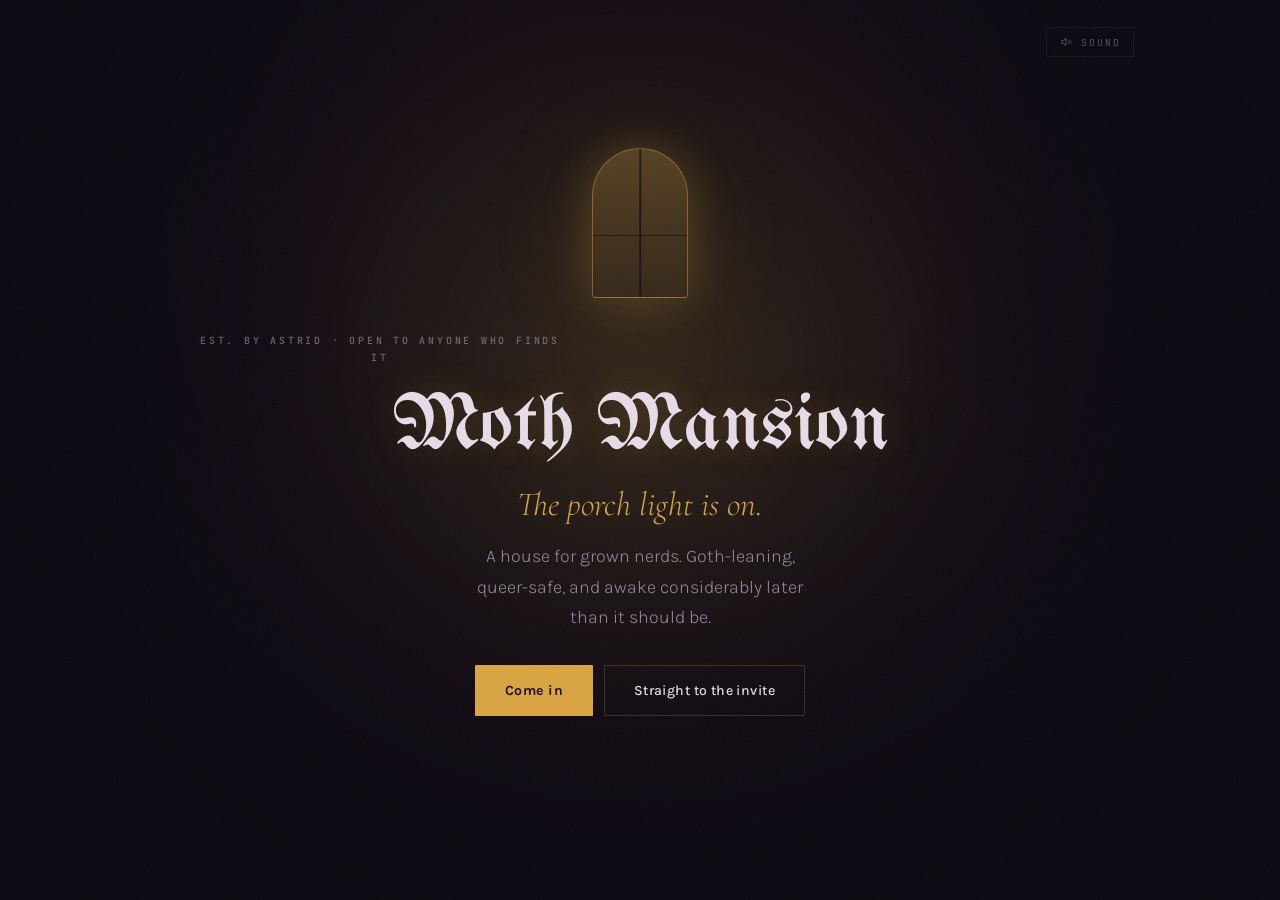
<file: index.html>
<!DOCTYPE html>
<html lang="en">
<head>
<meta charset="utf-8">
<meta name="viewport" content="width=device-width, initial-scale=1, viewport-fit=cover">
<title>Moth Mansion — the porch light is on</title>
<meta name="description" content="An adult gaming and nerd community. Goth-leaning, queer-safe, awake later than it should be.">
<meta property="og:title" content="Moth Mansion">
<meta property="og:description" content="A house for grown nerds. The porch light is on.">
<meta name="theme-color" content="#0B0810">
<link rel="preconnect" href="https://fonts.googleapis.com">
<link rel="preconnect" href="https://fonts.gstatic.com" crossorigin>
<link href="https://fonts.googleapis.com/css2?family=Cormorant+Garamond:ital,wght@0,300;0,400;1,300;1,400&family=UnifrakturMaguntia&family=Karla:wght@300;400;500;700&family=JetBrains+Mono:wght@400;500&display=swap" rel="stylesheet">
<style>
:root{
  --ink:#0B0810; --crypt:#16101F; --velvet:#1E1529; --velvet-hi:#261B33;
  --candle:#D9A441; --bone:#E6DCE8; --ash:#9287A0;
  --wine:#A63A4C; --wine-lit:#D97C8A;
  --hair:rgba(230,220,232,.10); --hair-lit:rgba(217,164,65,.22);
  --display:"Cormorant Garamond",Georgia,serif;
  --gothic:"UnifrakturMaguntia",serif;
  --body:"Karla",system-ui,sans-serif;
  --mono:"JetBrains Mono",ui-monospace,monospace;
  --gut:clamp(1.25rem,5vw,3.5rem);
}
*{box-sizing:border-box}
html,body{height:100%}
body{
  margin:0;background:var(--ink);color:var(--ash);
  font-family:var(--body);font-weight:300;font-size:16px;line-height:1.7;
  -webkit-font-smoothing:antialiased;overflow:hidden;
}
body::after{ /* candle grain */
  content:"";position:fixed;inset:0;pointer-events:none;z-index:90;opacity:.05;
  background-image:url("data:image/svg+xml,%3Csvg xmlns='http://www.w3.org/2000/svg' width='140' height='140'%3E%3Cfilter id='n'%3E%3CfeTurbulence type='fractalNoise' baseFrequency='.85' numOctaves='3'/%3E%3C/filter%3E%3Crect width='140' height='140' filter='url(%23n)'/%3E%3C/svg%3E");
}
a{color:var(--candle);text-decoration:none}
:focus-visible{outline:2px solid var(--candle);outline-offset:4px;border-radius:2px}

/* ── the house ──────────────────────────────────────────────────── */
#house{position:fixed;inset:0;overflow:hidden}

/* ambient lamp, brightens/dims as you move */
#lamp{
  position:absolute;top:-18vh;left:50%;translate:-50% 0;
  width:min(130vw,1050px);aspect-ratio:1;border-radius:50%;pointer-events:none;
  background:radial-gradient(circle,
    rgba(217,164,65,.19) 0%, rgba(217,164,65,.085) 30%,
    rgba(166,58,76,.05) 50%, transparent 70%);
  filter:blur(16px);animation:breathe 13s ease-in-out infinite;
  transition:opacity .5s ease;
}
@keyframes breathe{0%,100%{opacity:.78;transform:scale(1)}50%{opacity:1;transform:scale(1.05)}}
#vignette{
  position:absolute;inset:0;pointer-events:none;
  background:radial-gradient(ellipse at 50% 26%,transparent 30%,rgba(11,8,16,.78) 80%);
}

/* the dark doorway you pass through */
#veil{
  position:fixed;inset:0;background:var(--ink);z-index:60;
  opacity:0;pointer-events:none;transition:opacity .28s ease;
}
#veil.closed{opacity:1}

/* ── panels ─────────────────────────────────────────────────────── */
.room{
  position:absolute;inset:0;display:grid;place-items:center;
  padding:clamp(4.5rem,9vh,6rem) var(--gut) clamp(6rem,13vh,8rem);
  opacity:0;pointer-events:none;overflow-y:auto;overscroll-behavior:contain;
  transition:opacity .42s ease;
}
.room.here{opacity:1;pointer-events:auto}
.inner{width:100%;max-width:880px;margin:auto}
.room.wide .inner{max-width:1000px}

.eyebrow{
  font-family:var(--mono);font-size:.62rem;letter-spacing:.28em;
  text-transform:uppercase;color:var(--ash);opacity:.7;font-weight:500;
  margin:0 0 1rem;
}
h1,h2{font-family:var(--display);font-weight:300;color:var(--bone);margin:0 0 1.1rem;line-height:1.08}
h2{font-size:clamp(1.75rem,4.6vw,3rem)}
h2 em,h1 em{font-style:italic;color:var(--candle)}
h3{font-family:var(--body);font-weight:700;font-size:.98rem;color:var(--bone);margin:0 0 .45rem}
p{margin:0 0 1rem;max-width:60ch}
.muted{opacity:.85}

/* porch */
#porch{text-align:center}
.window{
  position:relative;width:96px;height:150px;margin:0 auto 2.2rem;
  border-radius:48px 48px 4px 4px;border:1.5px solid rgba(217,164,65,.45);
  background:linear-gradient(180deg,rgba(217,164,65,.30),rgba(217,164,65,.06));
  box-shadow:0 0 46px rgba(217,164,65,.26),0 0 120px rgba(217,164,65,.11);
}
.window::before,.window::after{content:"";position:absolute;background:rgba(11,8,16,.66)}
.window::before{top:0;bottom:0;left:50%;width:1.5px;translate:-50% 0}
.window::after{left:0;right:0;top:58%;height:1.5px}
.wordmark{
  font-family:var(--gothic);font-size:clamp(2.4rem,8.5vw,5rem);color:var(--bone);
  line-height:1;margin:0 0 1.2rem;text-shadow:0 0 34px rgba(217,164,65,.22);
}
#porch h1{
  font-style:italic;font-size:clamp(1.35rem,3.6vw,2.1rem);
  color:var(--candle);margin-bottom:1.2rem;
}
.lede{font-size:clamp(.98rem,1.8vw,1.12rem);max-width:36ch;margin:0 auto 2rem}
#porch .eyebrow{margin-bottom:1.3rem}

.btn{
  font-family:var(--body);font-weight:500;font-size:.88rem;letter-spacing:.03em;
  padding:.78rem 1.8rem;border-radius:1px;border:1px solid transparent;cursor:pointer;
  transition:transform .18s ease,background .18s ease,border-color .18s ease,color .18s ease;
  display:inline-block;background:none;
}
.btn-primary{background:var(--candle);color:#1A1206;font-weight:700}
.btn-primary:hover{transform:translateY(-2px);background:#E8B95A}
.btn-ghost{border-color:var(--hair-lit);color:var(--bone)}
.btn-ghost:hover{border-color:var(--candle);color:var(--candle)}
.cta-row{display:flex;gap:.7rem;justify-content:center;flex-wrap:wrap}

/* anecdote */
.anecdote{
  border-left:2px solid var(--wine);padding:.3rem 0 .3rem 1.5rem;margin:1.8rem 0;
  font-family:var(--display);font-size:clamp(1.1rem,2.3vw,1.4rem);font-style:italic;
  line-height:1.5;color:var(--bone);max-width:48ch;
}
.anecdote span{
  display:block;font-family:var(--body);font-style:normal;font-size:.86rem;
  color:var(--ash);margin-top:.85rem;line-height:1.65;
}
.stats{display:flex;gap:2.2rem;flex-wrap:wrap;margin-top:1.8rem}
.stat b{display:block;font-family:var(--display);font-size:2.1rem;font-weight:300;color:var(--candle);line-height:1}
.stat span{font-family:var(--mono);font-size:.58rem;letter-spacing:.2em;text-transform:uppercase;opacity:.7}

/* card grid for rooms that need it */
.cols{display:grid;grid-template-columns:repeat(auto-fit,minmax(230px,1fr));
  gap:1px;background:var(--hair);border:1px solid var(--hair);margin-top:1.8rem}
.cell{background:var(--crypt);padding:1.5rem 1.4rem}
.cell p{font-size:.9rem;margin:0;max-width:none;line-height:1.65}
.cell .eyebrow{color:var(--candle);opacity:.7;margin-bottom:.8rem}
.chan{font-family:var(--mono);font-size:.68rem;opacity:.6;display:block;
  margin-top:.9rem;line-height:1.9;word-break:break-word}

/* ranks */
.tier-note{font-size:.92rem;margin:1.4rem 0 0;max-width:60ch}
.tier-note strong{color:var(--bone);font-weight:500}
.tier-note em{font-style:italic;color:var(--ash)}

.perkset{
  display:grid;grid-template-columns:repeat(2,1fr);
  gap:1px;background:var(--hair);border:1px solid var(--hair);margin-top:1.5rem;
}
@media(max-width:720px){.perkset{grid-template-columns:1fr}}
.perkgroup{background:var(--crypt);padding:1.35rem 1.3rem}
.perkgroup h3{
  font-family:var(--mono);font-size:.58rem;letter-spacing:.2em;text-transform:uppercase;
  color:var(--candle);opacity:.7;font-weight:500;margin-bottom:.95rem;
}
.perkgroup dl{margin:0}
.perkgroup dt{
  font-family:var(--mono);font-size:.74rem;color:var(--bone);margin-top:.75rem;
}
.perkgroup dt:first-child{margin-top:0}
.perkgroup dd{margin:.1rem 0 0;font-size:.84rem;line-height:1.6;opacity:.85}

.connect{
  border:1px solid var(--hair-lit);background:rgba(217,164,65,.04);
  padding:1.2rem 1.35rem;margin-top:1.8rem;border-radius:2px;
}
.connect h3{
  font-family:var(--mono);font-size:.58rem;letter-spacing:.2em;text-transform:uppercase;
  color:var(--candle);opacity:.75;margin-bottom:.9rem;
}
.ip{
  display:flex;width:100%;align-items:stretch;gap:0;margin-bottom:.7rem;
  background:rgba(11,8,16,.5);border:1px solid var(--hair);border-radius:2px;
  padding:0;cursor:pointer;text-align:left;overflow:hidden;
  transition:border-color .2s ease;font-family:var(--body);
}
.ip:hover{border-color:var(--hair-lit)}
.ip-body{flex:1;padding:.7rem .95rem;min-width:0}
.ip-lbl{
  display:block;font-family:var(--mono);font-size:.55rem;letter-spacing:.2em;
  text-transform:uppercase;color:var(--candle);opacity:.65;margin-bottom:.2rem;
}
.ip-val{
  display:block;font-family:var(--mono);font-size:1rem;color:var(--bone);
  word-break:break-all;
}
.ip-btn{
  display:grid;place-items:center;padding:0 1.2rem;flex:none;
  background:var(--candle);color:#1A1206;
  font-family:var(--mono);font-size:.6rem;letter-spacing:.18em;text-transform:uppercase;
  font-weight:500;transition:background .2s ease;
}
.ip:hover .ip-btn{background:#E8B95A}
.ip.copied .ip-btn{background:#7FA86A;color:#0F1A0C}
.invite{
  display:flex;align-items:stretch;gap:0;margin-top:.9rem;max-width:26rem;
  background:rgba(11,8,16,.5);border:1px solid var(--hair);border-radius:2px;
  overflow:hidden;text-decoration:none;transition:border-color .2s ease,transform .2s ease;
}
.invite:hover{border-color:var(--hair-lit);transform:translateY(-1px)}
.invite-mark{
  display:grid;place-items:center;padding:0 .85rem;flex:none;
  color:var(--candle);opacity:.8;border-right:1px solid var(--hair);
  transition:opacity .2s ease;
}
.invite:hover .invite-mark{opacity:1}
.invite-body{flex:1;padding:.62rem .9rem;min-width:0}
.invite-lbl{
  display:block;font-family:var(--mono);font-size:.53rem;letter-spacing:.2em;
  text-transform:uppercase;color:var(--candle);opacity:.65;margin-bottom:.15rem;
}
.invite-val{
  display:block;font-family:var(--mono);font-size:.85rem;color:var(--bone);
  word-break:break-all;
}
.invite-go{
  display:grid;place-items:center;padding:0 1.05rem;flex:none;
  background:var(--candle);color:#1A1206;font-family:var(--mono);font-size:.58rem;
  letter-spacing:.16em;text-transform:uppercase;font-weight:500;
  transition:background .2s ease;white-space:nowrap;
}
.invite:hover .invite-go{background:#E8B95A}
@media(max-width:520px){
  .invite-val{font-size:.74rem}
  .invite-go{padding:0 .8rem}
}

.ip-note{font-size:.82rem;opacity:.7;margin:.9rem 0 0}

/* boosts */
.boost-grid{display:grid;grid-template-columns:repeat(auto-fit,minmax(215px,1fr));
  gap:1px;background:var(--hair);border:1px solid var(--hair);margin-top:1.8rem}
.perk{background:var(--crypt);padding:1.4rem 1.35rem}
.perk .eyebrow{color:var(--candle);opacity:.65;margin-bottom:.7rem}
.perk p{font-size:.89rem;margin:0;max-width:none;line-height:1.65}
.meter{height:3px;background:var(--hair);margin-top:2rem;border-radius:2px;overflow:hidden}
.meter-fill{height:100%;width:41%;background:linear-gradient(90deg,var(--wine),var(--candle));
  box-shadow:0 0 12px rgba(217,164,65,.5)}

/* rules */
.rules ul{padding-left:1.1rem;margin:1.4rem 0 0;list-style:none;max-width:58ch}
.rules li{margin-bottom:.9rem;position:relative}
.rules li::before{content:"†";position:absolute;left:-1.1rem;color:var(--wine-lit);opacity:.75}
.rules strong{color:var(--bone);font-weight:500}

/* door */
.step{display:grid;grid-template-columns:auto 1fr;gap:1.4rem;padding:1.35rem 0;
  border-top:1px solid var(--hair);align-items:start}
.step:last-of-type{border-bottom:1px solid var(--hair)}
.step-key{font-family:var(--mono);font-size:.64rem;letter-spacing:.18em;
  color:var(--candle);opacity:.65;padding-top:.35rem;white-space:nowrap}
.step p{margin:0;font-size:.92rem;max-width:56ch}
.step p+p{margin-top:.45rem}
.note{border-left:2px solid var(--wine);padding:.1rem 0 .1rem 1.3rem;
  margin-top:1.6rem;font-size:.9rem;max-width:54ch}

/* ── chrome ─────────────────────────────────────────────────────── */
#brand{
  position:fixed;top:clamp(1rem,3vh,1.7rem);left:var(--gut);z-index:70;
  font-family:var(--gothic);font-size:1.35rem;color:var(--bone);opacity:0;
  transition:opacity .5s ease;pointer-events:none;
}
#brand.on{opacity:.6;pointer-events:auto}
#brand:hover{opacity:1}

/* ── doors: navigation lives inside each room ───────────────────── */
.doors{
  display:grid;grid-template-columns:repeat(auto-fit,minmax(240px,1fr));
  gap:.9rem;margin-top:2.4rem;
}
.door{
  display:block;text-align:left;background:none;cursor:pointer;
  border:1px solid var(--hair);border-radius:2px;
  padding:1.05rem 1.25rem;font-family:var(--body);
  transition:border-color .25s ease,background .25s ease,transform .25s ease;
  position:relative;overflow:hidden;
}
.door::after{ /* light spilling under the door on hover */
  content:"";position:absolute;left:0;right:0;bottom:0;height:2px;
  background:linear-gradient(90deg,transparent,var(--candle),transparent);
  opacity:0;transition:opacity .3s ease;
}
.door:hover,.door:focus-visible{
  border-color:var(--hair-lit);background:rgba(217,164,65,.045);transform:translateY(-2px);
}
.door:hover::after,.door:focus-visible::after{opacity:.75}
.door .way{
  display:block;font-family:var(--mono);font-size:.58rem;letter-spacing:.22em;
  text-transform:uppercase;color:var(--ash);opacity:.65;margin-bottom:.4rem;
}
.door .where{
  display:block;font-family:var(--display);font-size:1.3rem;font-style:italic;
  color:var(--bone);line-height:1.2;
}
.door.lead .where{color:var(--candle)}
.door.lead{border-color:var(--hair-lit)}

/* floor plan overlay */
#sound-btn{
  position:fixed;top:clamp(1rem,3vh,1.7rem);right:calc(var(--gut) + 5.6rem);z-index:72;
  display:flex;align-items:center;gap:.45rem;
  font-family:var(--mono);font-size:.6rem;letter-spacing:.2em;text-transform:uppercase;
  color:var(--ash);background:none;border:1px solid var(--hair);border-radius:1px;
  padding:.44rem .8rem;cursor:pointer;opacity:.55;
  transition:opacity .35s ease,color .2s ease,border-color .2s ease;
}
#sound-btn:hover{opacity:1;color:var(--candle);border-color:var(--hair-lit)}
#sound-btn .waves{opacity:0;transition:opacity .3s ease}
#sound-btn .cross{opacity:1;transition:opacity .3s ease}
#sound-btn[aria-pressed="true"]{color:var(--candle);border-color:var(--hair-lit);opacity:.9}
#sound-btn[aria-pressed="true"] .waves{opacity:1}
#sound-btn[aria-pressed="true"] .cross{opacity:0}
@media(max-width:600px){
  #sound-btn{right:calc(var(--gut) + 4.4rem);padding:.42rem .55rem}
  #sound-btn .s-lbl{display:none}
}

#plan-btn{
  position:fixed;top:clamp(1rem,3vh,1.7rem);right:var(--gut);z-index:72;
  font-family:var(--mono);font-size:.6rem;letter-spacing:.2em;text-transform:uppercase;
  color:var(--ash);background:none;border:1px solid var(--hair);border-radius:1px;
  padding:.5rem .85rem;cursor:pointer;opacity:0;pointer-events:none;
  transition:opacity .5s ease,color .2s ease,border-color .2s ease;
}
#plan-btn.on{opacity:.7;pointer-events:auto}
#plan-btn:hover{color:var(--candle);border-color:var(--hair-lit);opacity:1}
#plan{
  position:fixed;inset:0;z-index:80;background:rgba(11,8,16,.96);
  display:grid;place-items:center;padding:var(--gut);
  opacity:0;pointer-events:none;transition:opacity .3s ease;
}
#plan.open{opacity:1;pointer-events:auto}
.plan-list{width:100%;max-width:520px}
.plan-list button{
  display:block;width:100%;text-align:left;background:none;cursor:pointer;
  border:0;border-bottom:1px solid var(--hair);padding:1rem .2rem;
  font-family:var(--display);font-size:1.5rem;font-style:italic;color:var(--ash);
  transition:color .2s ease,padding-left .2s ease;
}
.plan-list button:hover{color:var(--bone);padding-left:.9rem}
.plan-list button[aria-current="true"]{color:var(--candle)}
.plan-list button span{
  font-family:var(--mono);font-size:.56rem;letter-spacing:.2em;text-transform:uppercase;
  display:block;font-style:normal;opacity:.55;margin-bottom:.15rem;
}

/* moths */
.moth{position:absolute;pointer-events:none;opacity:0;color:var(--ash);z-index:1}
.m1{left:12%;top:66%;animation:d1 26s ease-in-out infinite}
.m2{left:82%;top:56%;animation:d2 33s ease-in-out infinite 4s}
.m3{left:28%;top:32%;animation:d3 29s ease-in-out infinite 9s}
@keyframes d1{0%{opacity:0;transform:translate(0,0)}18%{opacity:.4}50%{transform:translate(44px,-96px) rotate(11deg)}100%{opacity:0;transform:translate(-22px,-182px)}}
@keyframes d2{0%{opacity:0;transform:translate(0,0)}22%{opacity:.34}55%{transform:translate(-60px,-78px) rotate(-12deg)}100%{opacity:0;transform:translate(-16px,-158px)}}
@keyframes d3{0%{opacity:0;transform:translate(0,0)}25%{opacity:.24}60%{transform:translate(36px,-60px)}100%{opacity:0;transform:translate(70px,-124px)}}

@media(max-width:600px){
  .step{grid-template-columns:1fr;gap:.35rem}
  .step-key{padding-top:0}
  .doors{grid-template-columns:1fr;gap:.6rem;margin-top:1.8rem}
  .door{padding:.85rem 1rem}
  .door .where{font-size:1.12rem}
  #sound-btn{
  position:fixed;top:clamp(1rem,3vh,1.7rem);right:calc(var(--gut) + 5.6rem);z-index:72;
  display:flex;align-items:center;gap:.45rem;
  font-family:var(--mono);font-size:.6rem;letter-spacing:.2em;text-transform:uppercase;
  color:var(--ash);background:none;border:1px solid var(--hair);border-radius:1px;
  padding:.44rem .8rem;cursor:pointer;opacity:.55;
  transition:opacity .35s ease,color .2s ease,border-color .2s ease;
}
#sound-btn:hover{opacity:1;color:var(--candle);border-color:var(--hair-lit)}
#sound-btn .waves{opacity:0;transition:opacity .3s ease}
#sound-btn .cross{opacity:1;transition:opacity .3s ease}
#sound-btn[aria-pressed="true"]{color:var(--candle);border-color:var(--hair-lit);opacity:.9}
#sound-btn[aria-pressed="true"] .waves{opacity:1}
#sound-btn[aria-pressed="true"] .cross{opacity:0}
@media(max-width:600px){
  #sound-btn{right:calc(var(--gut) + 4.4rem);padding:.42rem .55rem}
  #sound-btn .s-lbl{display:none}
}

#plan-btn{padding:.42rem .65rem;font-size:.55rem}
  .plan-list button{font-size:1.2rem;padding:.8rem .2rem}
}
@media(prefers-reduced-motion:reduce){
  *{animation:none!important}
  #veil{transition:none}
  .room{transition:none}
}
</style>
</head>
<body>

<div id="house">
  <div id="lamp" aria-hidden="true"></div>
  <div id="vignette" aria-hidden="true"></div>
  <div class="moth m1" aria-hidden="true"><svg width="17" height="13" viewBox="0 0 17 13" fill="currentColor"><path d="M8.5 6.5S5.8.6 3.1.9.2 5 1.9 7.4s6.6 5 6.6 5 4.9-2.6 6.6-5S16.6 1.2 13.9.9 8.5 6.5 8.5 6.5z"/></svg></div>
  <div class="moth m2" aria-hidden="true"><svg width="12" height="9" viewBox="0 0 17 13" fill="currentColor"><path d="M8.5 6.5S5.8.6 3.1.9.2 5 1.9 7.4s6.6 5 6.6 5 4.9-2.6 6.6-5S16.6 1.2 13.9.9 8.5 6.5 8.5 6.5z"/></svg></div>
  <div class="moth m3" aria-hidden="true"><svg width="20" height="15" viewBox="0 0 17 13" fill="currentColor"><path d="M8.5 6.5S5.8.6 3.1.9.2 5 1.9 7.4s6.6 5 6.6 5 4.9-2.6 6.6-5S16.6 1.2 13.9.9 8.5 6.5 8.5 6.5z"/></svg></div>

  <!-- PORCH -->
  <section class="room here" id="porch" data-room="porch" aria-label="The porch">
    <div class="inner">
      <div class="window" aria-hidden="true"></div>
      <p class="eyebrow">Est. by Astrid · open to anyone who finds it</p>
      <p class="wordmark">Moth Mansion</p>
      <h1>The porch light is on.</h1>
      <p class="lede">A house for grown nerds. Goth-leaning, queer-safe, and awake considerably later than it should be.</p>
      <div class="cta-row">
        <button class="btn btn-primary" data-go="who">Come in</button>
        <a class="btn btn-ghost" href="https://discord.gg/vfAmXHX4mA" target="_blank" rel="noopener">Straight to the invite</a>
      </div>
    </div>
  </section>

  <!-- WHO -->
  <section class="room" data-room="who" aria-label="Who ends up here" hidden>
    <div class="inner">
      <p class="eyebrow">Who keeps ending up here</p>
      <h2>You have a job, maybe a kid, and <em>four hours a week</em> to be a person.</h2>
      <p>Most servers are built for people with unlimited evenings. This one isn't. Half of us log on after bedtime, play for an hour, and go to sleep.</p>
      <blockquote class="anecdote">
        Somebody mentioned his four-year-old sister had broken her arm and was in hospital overnight. Three people asked how she was doing. He'd given her his Switch to keep her occupied.
        <span>Fifteen minutes earlier the same channel was arguing about a Rickroll. Both of those are normal here.</span>
      </blockquote>
      <p class="muted">Mostly late twenties through forties. Tired in a friendly way. Looking for company their own age.</p>
      <div class="stats">
        <div class="stat"><b>16</b><span>Boosts</span></div>
        <div class="stat"><b>7</b><span>Streamers</span></div>
        <div class="stat"><b>0</b><span>Cost, ever</span></div>
      </div>
      <div class="doors">
        <button class="door" data-go="porch"><span class="way">Back to the step</span><span class="where">The porch</span></button>
        <button class="door lead" data-go="games"><span class="way">Down the hall</span><span class="where">The gamers wing</span></button>
      </div>
    </div>
  </section>


  <!-- GAMES -->
  <section class="room wide" data-room="games" aria-label="The gamers wing" hidden>
    <div class="inner">
      <p class="eyebrow">The gamers wing</p>
      <h2>A world that's <em>still running.</em></h2>
      <div class="cols">
        <div class="cell">
          <p class="eyebrow">Minecraft</p>
          <h3>Java and Bedrock, same world</h3>
          <p>One server both can join, with a base-locations board so you can actually find everybody. It has survived several seasons and at least one incident.</p>
          <span class="chan">moth-mansion-mc · mc-base-locations</span>
        </div>
        <div class="cell">
          <p class="eyebrow">Everything else</p>
          <h3>A channel per game</h3>
          <p>Pick up the ping roles for what you play and ignore the rest. Nobody gets dragged into a lobby for a game they don't own.</p>
          <span class="chan">deadbydaylight · marvel-rivals · phasmophobia · sea-of-thieves</span>
        </div>
        <div class="cell">
          <p class="eyebrow">If you stream</p>
          <h3>Your own channel</h3>
          <p>Seven residents have one already. The house announces when you go live. You don't need a following to ask for one.</p>
          <span class="chan">live-now · your-name-chat</span>
        </div>
      </div>
      <div class="connect">
        <h3>Come and play — running 26.2</h3>
        <button class="ip" data-copy="MothMansion.mc.gg">
          <span class="ip-body">
            <span class="ip-lbl">Java server address</span>
            <span class="ip-val">MothMansion.mc.gg</span>
          </span>
          <span class="ip-btn" aria-hidden="true">Copy</span>
        </button>
        <button class="ip" data-copy="88.211.211.202">
          <span class="ip-body">
            <span class="ip-lbl">Bedrock address · port 19132</span>
            <span class="ip-val">88.211.211.202</span>
          </span>
          <span class="ip-btn" aria-hidden="true">Copy</span>
        </button>
        <p class="ip-note">Same world, same players, same chat. Pick whichever you already own.</p>
      </div>
      <div class="doors">
        <button class="door" data-go="who"><span class="way">Back</span><span class="where">Who ends up here</span></button>
        <button class="door lead" data-go="member"><span class="way">Up the stairs</span><span class="where">The Minecraft ranks</span></button>
      </div>
    </div>
  </section>


  <!-- MEMBER -->
  <section class="room wide" data-room="member" aria-label="Member rank" hidden>
    <div class="inner">
      <p class="eyebrow">Minecraft · Rank one · Weight 1</p>
      <h2>Member is what you get for <em>turning up.</em></h2>
      <p class="tier-note">
        No application, no interview, no waiting on a whitelist.
        <strong>You land here the first time you log in</strong> and everything
        below is already switched on.
      </p>
      <div class="perkset">
          <div class="perkgroup">
            <h3>Getting around</h3>
            <dl>
              <dt>/sethome</dt><dd>Three homes to name and teleport between. Sleeping in a bed sets one automatically.</dd>
              <dt>/tpa</dt><dd>Ask another player to teleport to you, or to let you come to them.</dd>
              <dt>/rtp</dt><dd>Drops you somewhere random and far out when you want fresh land.</dd>
              <dt>/warp</dt><dd>Public destinations — spawn, the shopping district, whatever's been built.</dd>
              <dt>/back</dt><dd>Returns you to wherever you teleported from. Doesn't cover deaths at this rank.</dd>
              <dt>/top</dt><dd>Teleports you to the surface. For when a cave has gone badly.</dd>
            </dl>
          </div>
          <div class="perkgroup">
            <h3>Shops and money</h3>
            <dl>
              <dt>Trade signs</dt><dd>Stock a chest, put a sign on it, and people buy from you while you're offline. Your shop runs itself.</dd>
              <dt>Protection signs</dt><dd>Locks a chest or door so only you can open it.</dd>
              <dt>/sell</dt><dd>Sell what you farm to the server at a fixed rate.</dd>
              <dt>/pay</dt><dd>Send money to another player, with a confirmation so you can't fat-finger it.</dd>
              <dt>/baltop</dt><dd>See who's actually been working.</dd>
            </dl>
          </div>
          <div class="perkgroup">
            <h3>Talking to people</h3>
            <dl>
              <dt>/msg</dt><dd>Private messages, with /r to reply without retyping the name.</dd>
              <dt>/mail</dt><dd>Leave a message for someone offline. They get it on login.</dd>
              <dt>/helpop</dt><dd>Reaches staff directly. Use it for grief reports.</dd>
              <dt>/ignore</dt><dd>Mutes someone for you and only you. No staff involvement needed.</dd>
              <dt>/discord link</dt><dd>Ties your account to Discord so chat follows you off the server.</dd>
            </dl>
          </div>
          <div class="perkgroup">
            <h3>Small comforts</h3>
            <dl>
              <dt>/kit starter</dt><dd>Stone tools, food and torches, once, so your first night isn't spent punching a tree.</dd>
              <dt>/book</dt><dd>Unlocks a signed book so you can keep editing it. Vanilla won't let you.</dd>
              <dt>/recipe</dt><dd>Shows how to craft anything you're holding.</dd>
              <dt>/afk</dt><dd>Marks you away with a reason so nobody wonders.</dd>
              <dt>/seen</dt><dd>Plus /playtime, /ping and /tps — the usual "is it me or the server" questions.</dd>
            </dl>
          </div>
        </div>
      <div class="doors">
        <button class="door" data-go="games"><span class="way">Back</span><span class="where">The gamers wing</span></button>
        <button class="door lead" data-go="booster"><span class="way">Up the stairs</span><span class="where">The Booster rank</span></button>
      </div>
    </div>
  </section>

  <!-- BOOSTER -->
  <section class="room wide" data-room="booster" aria-label="Booster rank" hidden>
    <div class="inner">
      <p class="eyebrow">Minecraft · Rank two · Weight 25 · 16 of 39 boosts</p>
      <h2>Boost once. Keep it <em>forever.</em></h2>
      <p class="tier-note">
        Boosting applies this within a minute. No ticket, no proof, no waiting on
        staff to notice. Then you get a second role that never comes off — so when
        you stop boosting, <em>and you should stop boosting</em>,
        <strong>everything below stays yours.</strong> One month buys it
        permanently. Everything from Member still applies.
      </p>
      <div class="perkset">
          <div class="perkgroup">
            <h3>Your name and your things</h3>
            <dl>
              <dt>/nick</dt><dd>A custom display name in colour, in chat and above your head.</dd>
              <dt>/itemname</dt><dd>Rename anything you're holding, colours included. /itemlore adds description lines underneath.</dd>
              <dt>/hat</dt><dd>Wear whatever you're holding on your head. Pumpkins, cake, an anvil.</dd>
              <dt>/skull</dt><dd>Player heads for decoration — yours or anyone else's.</dd>
              <dt>/editsign</dt><dd>Rewrite signs after placing them, with colour. Shop fronts stop looking like a spreadsheet.</dd>
            </dl>
          </div>
          <div class="perkgroup">
            <h3>Getting around faster</h3>
            <dl>
              <dt>/sethome</dt><dd>Eight homes instead of three.</dd>
              <dt>/back</dt><dd>Now works after you die. Straight to where you dropped everything, no corpse runs.</dd>
              <dt>No waiting</dt><dd>Teleports fire instantly. No warmup countdown, no cooldown between them.</dd>
              <dt>/jump</dt><dd>Teleports you to the block you're looking at. Good for scaling your own build.</dd>
              <dt>/tpauto</dt><dd>Auto-accepts teleport requests so friends stop waiting on you to alt-tab.</dd>
            </dl>
          </div>
          <div class="perkgroup">
            <h3>Carry the workshop</h3>
            <dl>
              <dt>/grindstone</dt><dd>Plus /stonecutter, /loom, /smithingtable and /cartographytable. Every station, no blocks to place.</dd>
              <dt>/enderchest</dt><dd>Opened from anywhere, and you can actually move things in and out.</dd>
              <dt>/condense</dt><dd>Turns loose ingots and nuggets into blocks in one command.</dd>
              <dt>/disposal</dt><dd>A bin you can open anywhere, for the cobble.</dd>
            </dl>
          </div>
          <div class="perkgroup">
            <h3>Odds and ends</h3>
            <dl>
              <dt>Reserved slot</dt><dd>You get in when the server is full and everyone else is queuing.</dd>
              <dt>No AFK kick</dt><dd>Idle as long as you like without being dropped.</dd>
              <dt>/ptime</dt><dd>Set your own time of day. /pweather does the same for rain — the server stays as it is, you just see it differently.</dd>
              <dt>/firework</dt><dd>Build custom rockets with stacked effects and colours.</dd>
              <dt>/kit boost</dt><dd>A decoration and convenience kit, once a day.</dd>
            </dl>
          </div>
        </div>
      <div class="doors">
        <button class="door" data-go="member"><span class="way">Back</span><span class="where">The Member rank</span></button>
        <button class="door lead" data-go="parlour"><span class="way">Through to the front</span><span class="where">The parlour</span></button>
      </div>
    </div>
  </section>

  <!-- PARLOUR -->
  <section class="room" data-room="parlour" aria-label="The parlour" hidden>
    <div class="inner">
      <p class="eyebrow">The parlour</p>
      <h2>Where most of it <em>actually happens.</em></h2>
      <p>Jokes, memes, and hanging around. A quotes board for things people wish they hadn't said out loud. Karaoke, sincerely. And a channel for photos of yourself outdoors, which is meant sincerely and used ironically.</p>
      <span class="chan">lounge · lounge-off-topic · member-quotes · singing-and-karaoke · touching-grass · art · music · selfies</span>
      <p class="muted" style="margin-top:1.6rem">There are adults-only rooms too. Opt-in, closed by default, verified members only. If you never ask for the key you'll never see them.</p>
      <div class="doors">
        <button class="door" data-go="booster"><span class="way">Back</span><span class="where">The Booster rank</span></button>
        <button class="door lead" data-go="house"><span class="way">Find the host</span><span class="where">How the house works</span></button>
      </div>
    </div>
  </section>

  <!-- HOUSE -->
  <section class="room" data-room="house" aria-label="House rules" hidden>
    <div class="inner rules">
      <p class="eyebrow">How the house works</p>
      <h2>Astrid keeps the <em>lamp lit.</em></h2>
      <p>It started as somewhere for a handful of internet friends to land, and grew outward. It's still run that way: a host, a guest list, and a door somebody is actually watching.</p>
      <ul>
        <li><strong>Queer and trans people are safe here.</strong> Not tolerated. Not welcome as long as it isn't mentioned. Safe. It's the one thing that gets you removed without a conversation first.</li>
        <li><strong>Bring arguments, not contempt.</strong> Disagree about anything. Be cruel about nothing.</li>
        <li><strong>Staff step in early and mean it.</strong> Somebody too drunk to be sensible gets put somewhere quiet until morning. It isn't a punishment and nobody holds it against you.</li>
        <li><strong>No pressure to perform.</strong> Nobody tracks whether you posted this week.</li>
      </ul>
      <div class="doors">
        <button class="door" data-go="parlour"><span class="way">Back</span><span class="where">The parlour</span></button>
        <button class="door lead" data-go="door"><span class="way">To the front door</span><span class="where">Getting in</span></button>
      </div>
    </div>
  </section>

  <!-- DOOR -->
  <section class="room" data-room="door" aria-label="Getting in" hidden>
    <div class="inner">
      <p class="eyebrow">Getting in</p>
      <h2>Two doors. Take <em>whichever</em> is easier.</h2>
      <div class="step">
        <span class="step-key">FRONT DOOR</span>
        <div>
          <h3>Just join</h3>
          <p>Read the rules, pick your ping roles, say hello wherever looks least intimidating. That's the whole process. You get the games, the streams, and everyone's company.</p>
          <a class="invite" href="https://discord.gg/vfAmXHX4mA" target="_blank" rel="noopener">
            <span class="invite-mark" aria-hidden="true">
              <svg viewBox="0 0 24 18" width="19" height="15" fill="currentColor">
                <path d="M20.3 1.6A19.8 19.8 0 0 0 15.4.1a14 14 0 0 0-.63 1.29 18.4 18.4 0 0 0-5.53 0A13.9 13.9 0 0 0 8.6.1a19.7 19.7 0 0 0-4.9 1.5C.57 6.25-.28 10.78.14 15.25a19.9 19.9 0 0 0 6.03 3.05c.49-.66.92-1.36 1.29-2.1a13 13 0 0 1-2.03-.97c.17-.13.34-.26.5-.4a14.2 14.2 0 0 0 12.14 0c.16.14.33.27.5.4-.65.38-1.33.7-2.04.98.37.73.8 1.43 1.3 2.09a19.8 19.8 0 0 0 6.03-3.05c.5-5.18-.85-9.67-3.56-13.65ZM8.02 12.5c-1.18 0-2.15-1.08-2.15-2.4 0-1.33.95-2.41 2.15-2.41 1.2 0 2.17 1.08 2.15 2.4 0 1.33-.95 2.41-2.15 2.41Zm7.96 0c-1.18 0-2.15-1.08-2.15-2.4 0-1.33.95-2.41 2.15-2.41 1.2 0 2.17 1.08 2.15 2.4 0 1.33-.94 2.41-2.15 2.41Z"/>
              </svg>
            </span>
            <span class="invite-body">
              <span class="invite-lbl">Discord invite</span>
              <span class="invite-val">discord.gg/vfAmXHX4mA</span>
            </span>
            <span class="invite-go" aria-hidden="true">Join &#8594;</span>
          </a>
        </div>
      </div>
      <div class="step">
        <span class="step-key">VERIFY</span>
        <div>
          <h3>For the 18+ rooms</h3>
          <p>Send a photo or short clip of yourself holding a handwritten note with the server name and today's date. It goes to Astrid, it's checked, and it's deleted.</p>
          <p class="muted">Never an ID, a legal name, or a document.</p>
        </div>
      </div>
      <div class="step">
        <span class="step-key">VOUCH</span>
        <div>
          <h3>Or have someone speak for you</h3>
          <p>An established member can vouch for you instead, and you skip verification. If they're wrong about you, it lands on them too — which is why new members can't vouch.</p>
        </div>
      </div>
      <p class="note">Not sure? Take the front door. Most people never use the other rooms, and nobody asks why.</p>
      <div class="cta-row" style="justify-content:flex-start;margin-top:1.8rem">
        <a class="btn btn-primary" href="https://discord.gg/vfAmXHX4mA" target="_blank" rel="noopener">Open the invite</a>
      </div>
      <div class="doors">
        <button class="door" data-go="house"><span class="way">Back</span><span class="where">How the house works</span></button>
        <button class="door lead" data-go="porch"><span class="way">Start again</span><span class="where">The porch</span></button>
      </div>
    </div>
  </section>

  <div id="veil" aria-hidden="true"></div>
</div>

<audio id="amb" loop preload="auto" aria-hidden="true">
  <source src="atmosphere.mp3" type="audio/mpeg">
</audio>

<button id="sound-btn" aria-pressed="false" aria-label="Turn sound on" title="Sound">
  <svg viewBox="0 0 24 24" width="14" height="14" fill="none" stroke="currentColor"
       stroke-width="1.7" stroke-linecap="round" stroke-linejoin="round" aria-hidden="true">
    <polygon points="10 6 6 9.5 3 9.5 3 14.5 6 14.5 10 18 10 6"/>
    <g class="waves"><path d="M13.5 9.5a3.5 3.5 0 0 1 0 5"/><path d="M16 7a7 7 0 0 1 0 10"/></g>
    <g class="cross"><line x1="14" y1="9.5" x2="19" y2="14.5"/><line x1="19" y1="9.5" x2="14" y2="14.5"/></g>
  </svg>
  <span class="s-lbl">Sound</span>
</button>

<button id="plan-btn" aria-haspopup="dialog">Rooms</button>

<div id="plan" role="dialog" aria-modal="true" aria-label="Floor plan" hidden>
  <div class="plan-list">
    <button data-go="porch"><span>Outside</span>The porch</button>
    <button data-go="who"><span>Ground floor</span>Who ends up here</button>
    <button data-go="games"><span>East wing</span>The gamers wing</button>
    <button data-go="member"><span>East wing</span>The Member rank</button>
    <button data-go="booster"><span>Upstairs</span>The Booster rank</button>
    <button data-go="parlour"><span>Front room</span>The parlour</button>
    <button data-go="house"><span>The study</span>How the house works</button>
    <button data-go="door"><span>Front door</span>Getting in</button>
  </div>
</div>

<button id="brand" data-go="porch" title="Back to the porch" aria-label="Back to the porch"
        style="border:0;background:none;cursor:pointer;font-family:var(--gothic)">Moth Mansion</button>



<script>
(function(){
  var ORDER=['porch','who','games','member','booster','parlour','house','door'];
  var rooms={}, current='porch', moving=false;
  var veil=document.getElementById('veil'),
      brand=document.getElementById('brand'),
      planBtn=document.getElementById('plan-btn'),
      plan=document.getElementById('plan'),
      lamp=document.getElementById('lamp');
  var reduce=matchMedia('(prefers-reduced-motion: reduce)').matches;

  document.querySelectorAll('.room').forEach(function(r){ rooms[r.dataset.room]=r; });

  function chrome(){
    var inside = current!=='porch';
    brand.classList.toggle('on',inside);
    planBtn.classList.toggle('on',inside);
    plan.querySelectorAll('button').forEach(function(b){
      b.setAttribute('aria-current', String(b.dataset.go===current));
    });
    // brightest on the porch, dimmer as you go deeper into the house
    lamp.style.opacity = (current==='porch') ? '1' : '.6';
  }

  function closePlan(){
    plan.classList.remove('open');
    setTimeout(function(){ plan.hidden=true; },300);
    planBtn.setAttribute('aria-expanded','false');
  }
  function openPlan(){
    plan.hidden=false;
    void plan.offsetWidth;
    plan.classList.add('open');
    planBtn.setAttribute('aria-expanded','true');
    var cur=plan.querySelector('[aria-current="true"]')||plan.querySelector('button');
    if(cur) cur.focus();
  }

  function go(name){
    if(moving || !rooms[name] || name===current) return;
    moving=true;
    if(!plan.hidden) closePlan();
    var from=rooms[current], to=rooms[name];

    function swap(){
      from.classList.remove('here'); from.hidden=true;
      to.hidden=false;
      void to.offsetWidth;          // force layout so the fade actually runs
      to.classList.add('here');
      to.scrollTop=0;
      current=name;
      history.replaceState(null,'','#'+name);
      chrome();
      var h=to.querySelector('h1,h2');
      if(h){ h.setAttribute('tabindex','-1'); h.focus({preventScroll:true}); }
    }

    if(reduce){ swap(); moving=false; return; }

    veil.classList.add('closed');                 // walk into the dark
    setTimeout(function(){
      swap();
      setTimeout(function(){
        veil.classList.remove('closed');          // the lamp comes back up
        setTimeout(function(){ moving=false; },420);
      },60);
    },290);
  }

  document.addEventListener('click',function(e){
    if(e.target===plan){ closePlan(); return; }
    if(e.target.closest('#plan-btn')){
      plan.hidden ? openPlan() : closePlan(); return;
    }
    var g=e.target.closest('[data-go]');
    if(g){ e.preventDefault(); go(g.dataset.go); }
  });

  document.addEventListener('keydown',function(e){
    if(e.metaKey||e.ctrlKey||e.altKey) return;
    if(e.key==='Escape'){
      if(!plan.hidden){ closePlan(); planBtn.focus(); }
      else if(current!=='porch'){ go('porch'); }
      return;
    }
    if(!plan.hidden) return;
    var i=ORDER.indexOf(current);
    if(e.key==='ArrowRight'||e.key==='PageDown'){ if(i<ORDER.length-1){e.preventDefault();go(ORDER[i+1]);} }
    else if(e.key==='ArrowLeft'||e.key==='PageUp'){ if(i>0){e.preventDefault();go(ORDER[i-1]);} }
  });

  // swipe, for phones
  var x0=null,y0=null;
  document.addEventListener('touchstart',function(e){
    x0=e.touches[0].clientX; y0=e.touches[0].clientY;
  },{passive:true});
  document.addEventListener('touchend',function(e){
    if(x0===null) return;
    var dx=e.changedTouches[0].clientX-x0, dy=e.changedTouches[0].clientY-y0;
    if(Math.abs(dx)>64 && Math.abs(dx)>Math.abs(dy)*1.8){
      var i=ORDER.indexOf(current)+(dx<0?1:-1);
      if(i>=0 && i<ORDER.length) go(ORDER[i]);
    }
    x0=y0=null;
  },{passive:true});

  // ── copy the server address ───────────────────────────────────────────
  document.addEventListener('click',function(e){
    var b=e.target.closest('[data-copy]');
    if(!b) return;
    var txt=b.dataset.copy, done=function(){
      var lbl=b.querySelector('.ip-btn');
      var was=lbl.textContent;
      b.classList.add('copied'); lbl.textContent='Copied';
      setTimeout(function(){ b.classList.remove('copied'); lbl.textContent=was; },1600);
    };
    if(navigator.clipboard && navigator.clipboard.writeText){
      navigator.clipboard.writeText(txt).then(done,fallback);
    } else { fallback(); }
    function fallback(){
      // older browsers, and any page not served over https
      var ta=document.createElement('textarea');
      ta.value=txt; ta.setAttribute('readonly','');
      ta.style.position='fixed'; ta.style.opacity='0';
      document.body.appendChild(ta); ta.select();
      try{ document.execCommand('copy'); done(); }catch(_){}
      document.body.removeChild(ta);
    }
  });

  // ── ambience ──────────────────────────────────────────────────────────
  // Browsers refuse to autoplay audio until the visitor has interacted with
  // the page, so the first click anywhere starts it. The toggle is visible
  // from the first frame regardless, so nobody is surprised by sound they
  // cannot immediately find the switch for.
  var amb=document.getElementById('amb'),
      sBtn=document.getElementById('sound-btn'),
      TARGET=0.30, fadeTimer=null, wants=true, started=false, broken=false;

  amb.volume=0;
  amb.addEventListener('error',function(){
    broken=true; sBtn.style.display='none';   // no file, no toggle
  });

  function fadeTo(target,ms){
    clearInterval(fadeTimer);
    var from=amb.volume, steps=Math.max(1,Math.round(ms/50)), i=0;
    fadeTimer=setInterval(function(){
      i++;
      amb.volume=Math.min(1,Math.max(0,from+(target-from)*(i/steps)));
      if(i>=steps){
        clearInterval(fadeTimer);
        if(target===0 && !amb.paused) amb.pause();
      }
    },50);
  }

  function startAudio(){
    if(broken || started || !wants) return;
    var p=amb.play();
    if(p && p.catch) p.catch(function(){ /* still blocked; try the next click */ });
    started=true;
    fadeTo(TARGET,2600);          // rise slowly, like a room warming up
    sBtn.setAttribute('aria-pressed','true');
    sBtn.setAttribute('aria-label','Turn sound off');
  }

  sBtn.addEventListener('click',function(e){
    e.stopPropagation();
    wants=!wants;
    sBtn.setAttribute('aria-pressed',String(wants));
    sBtn.setAttribute('aria-label', wants?'Turn sound off':'Turn sound on');
    if(wants){
      if(amb.paused){ var p=amb.play(); if(p&&p.catch) p.catch(function(){}); }
      started=true; fadeTo(TARGET,1200);
    } else {
      fadeTo(0,600);
    }
  });

  // any first interaction unlocks playback
  ['click','keydown','touchstart'].forEach(function(ev){
    document.addEventListener(ev,function once(){
      startAudio();
      if(started) document.removeEventListener(ev,once);
    },{passive:true});
  });

  // don't leave sound running in a tab nobody is looking at
  document.addEventListener('visibilitychange',function(){
    if(broken) return;
    if(document.hidden){ if(!amb.paused) amb.pause(); }
    else if(wants && started){ var p=amb.play(); if(p&&p.catch) p.catch(function(){}); }
  });

  var start=location.hash.replace('#','');
  if(ORDER.indexOf(start)>0){
    rooms.porch.classList.remove('here'); rooms.porch.hidden=true;
    rooms[start].hidden=false; rooms[start].classList.add('here');
    current=start;
  }
  chrome();
})();
</script>
</body>
</html>
</file>
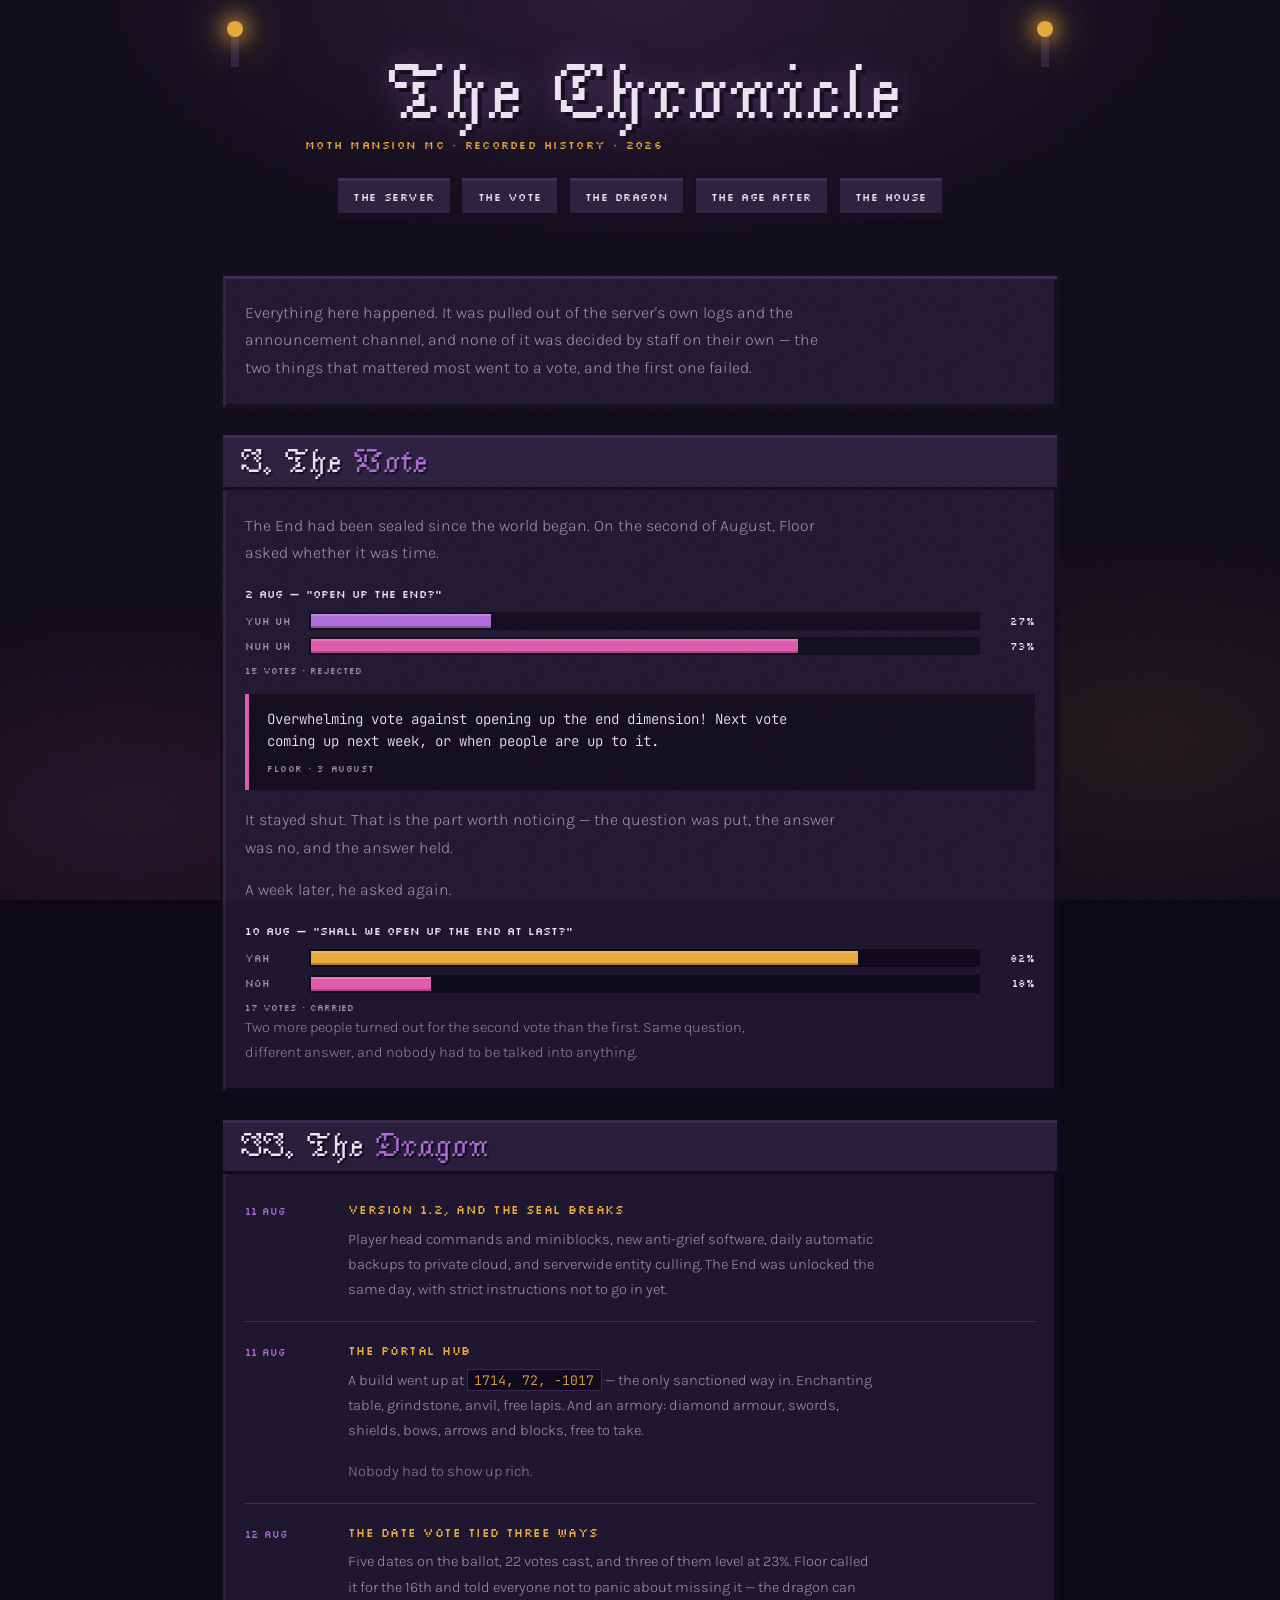
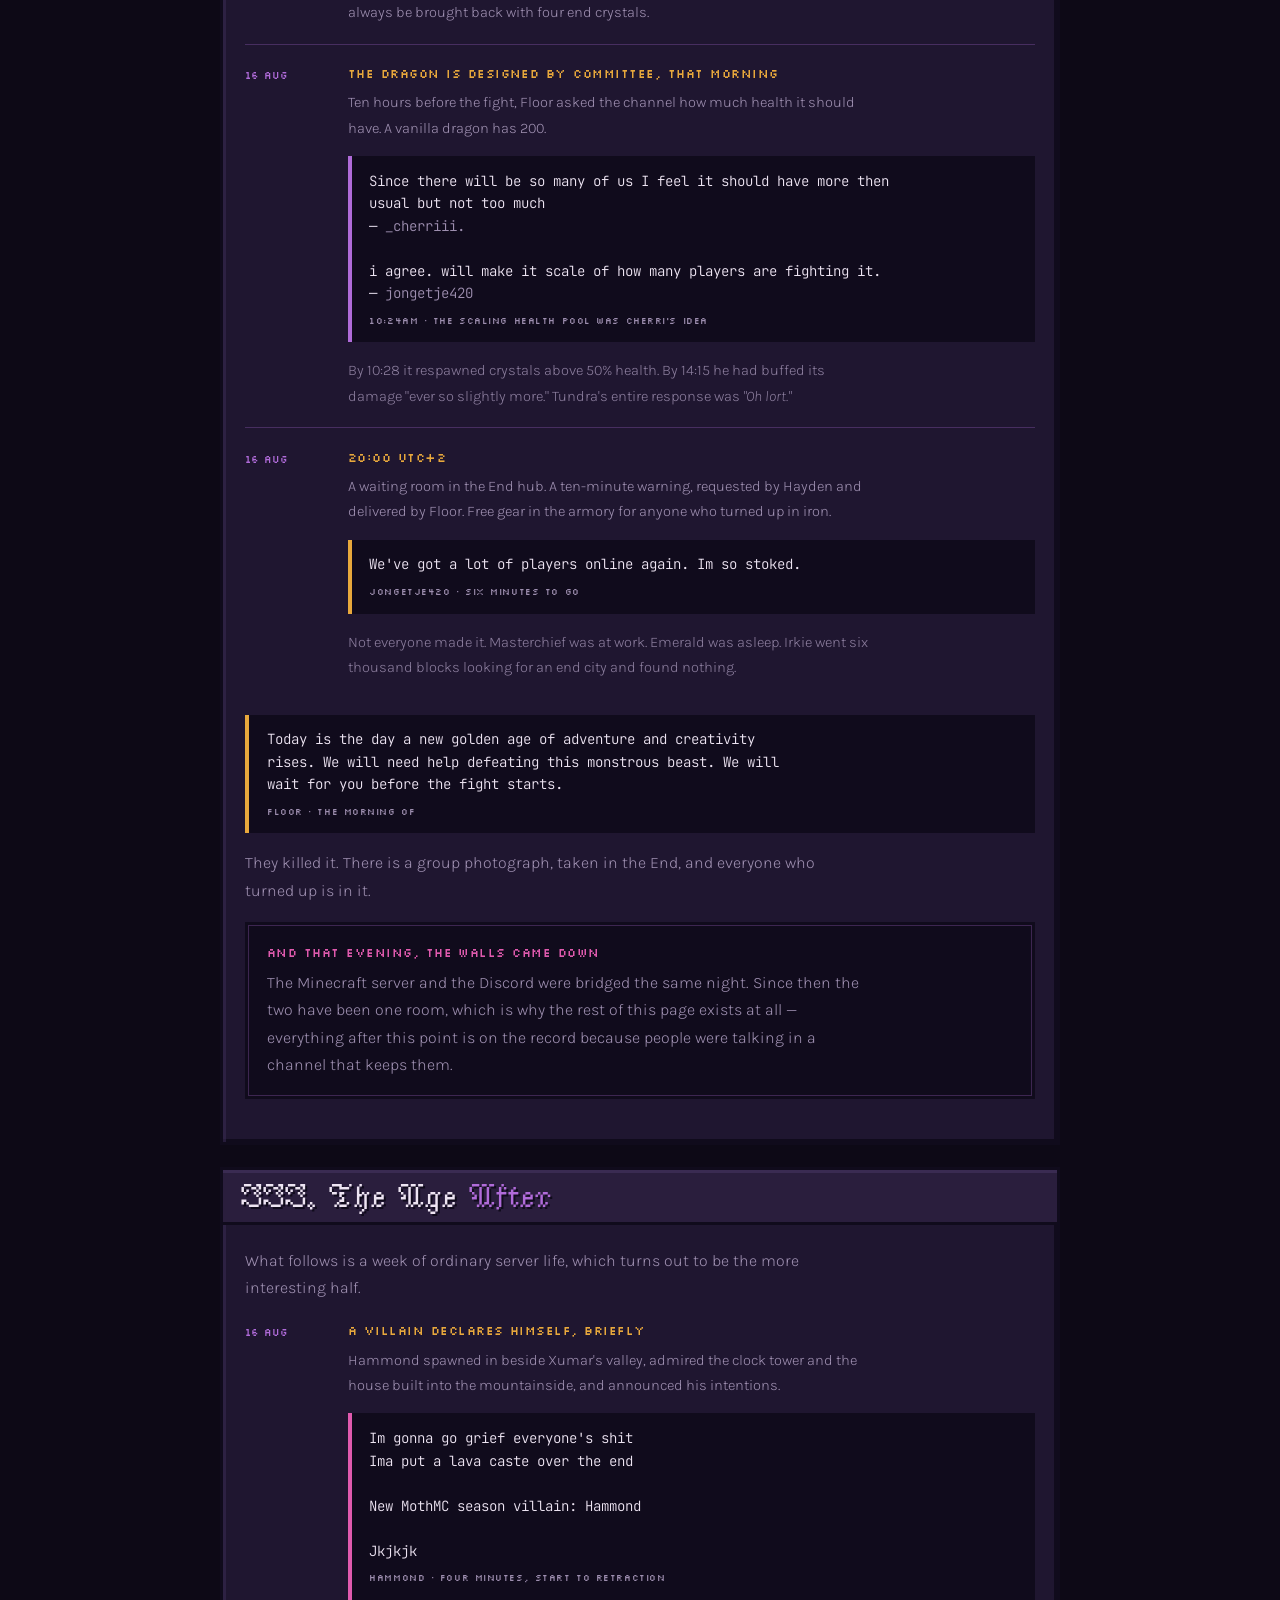
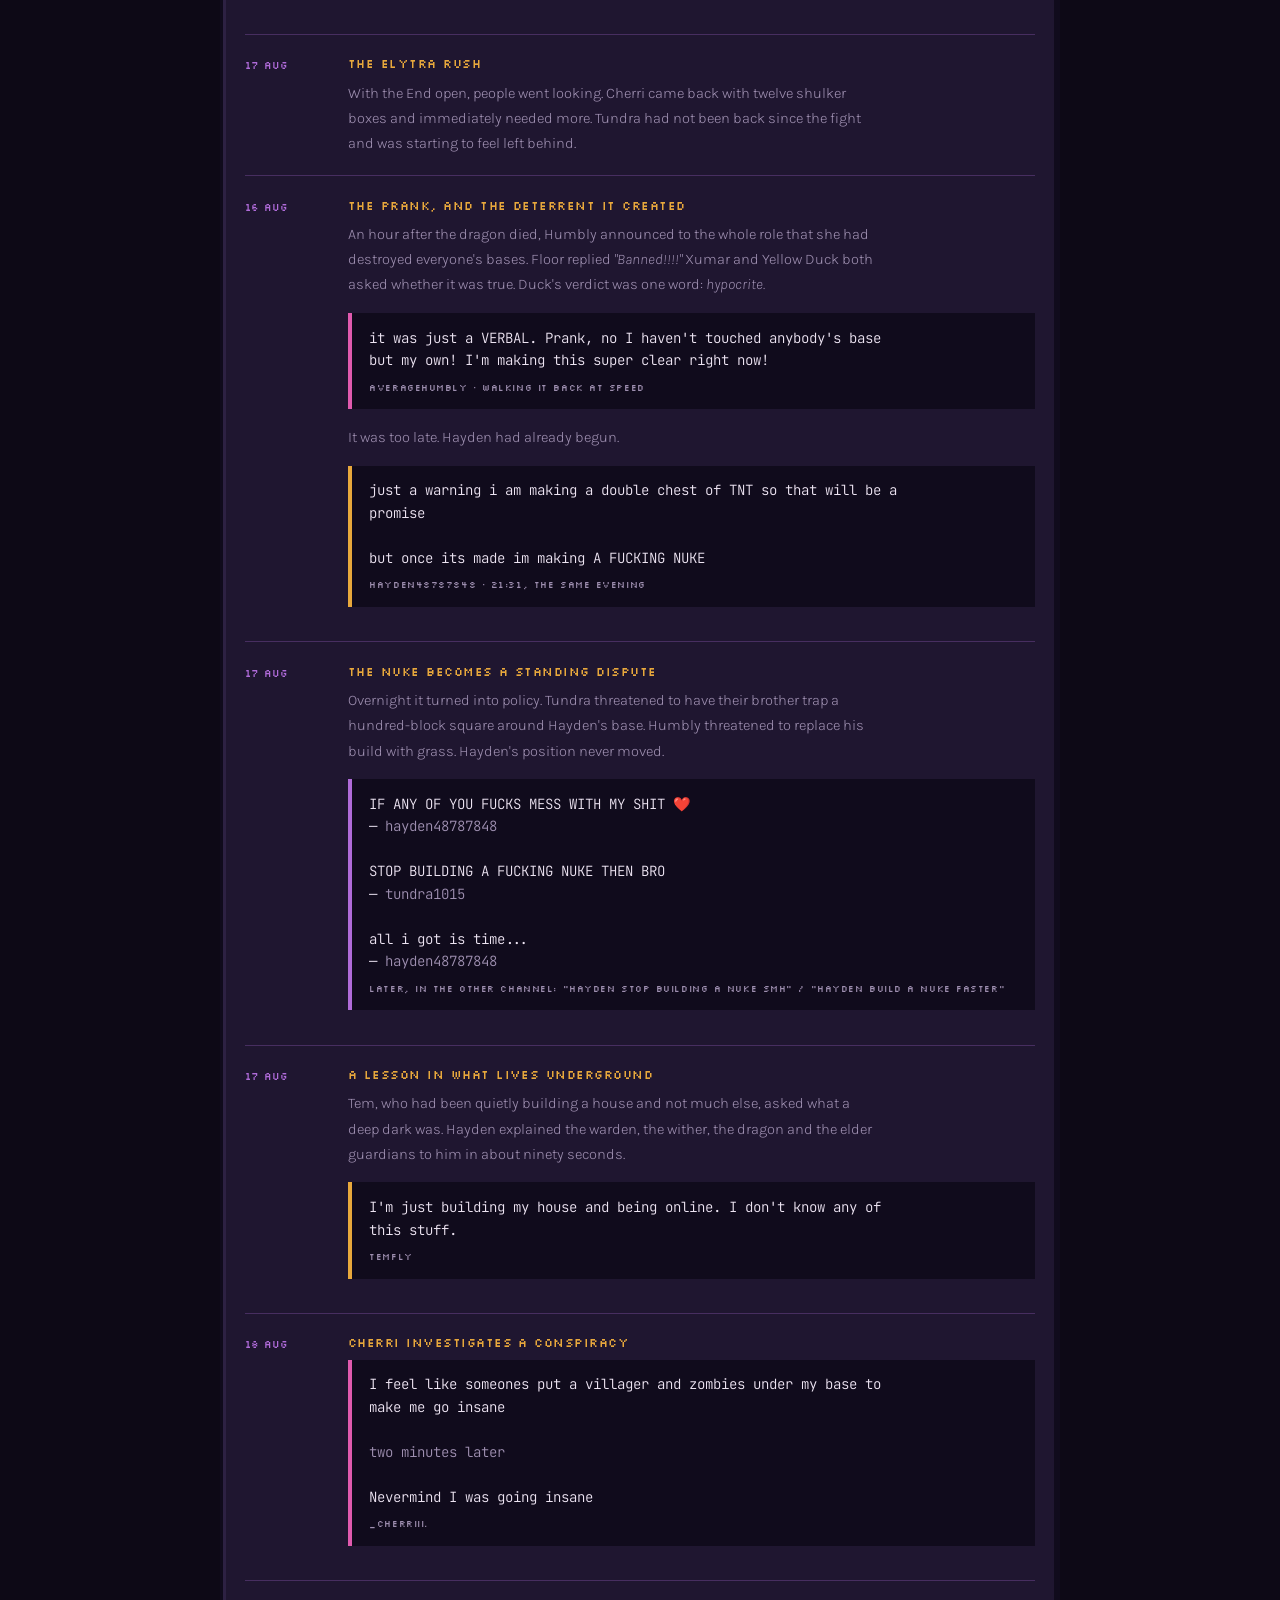
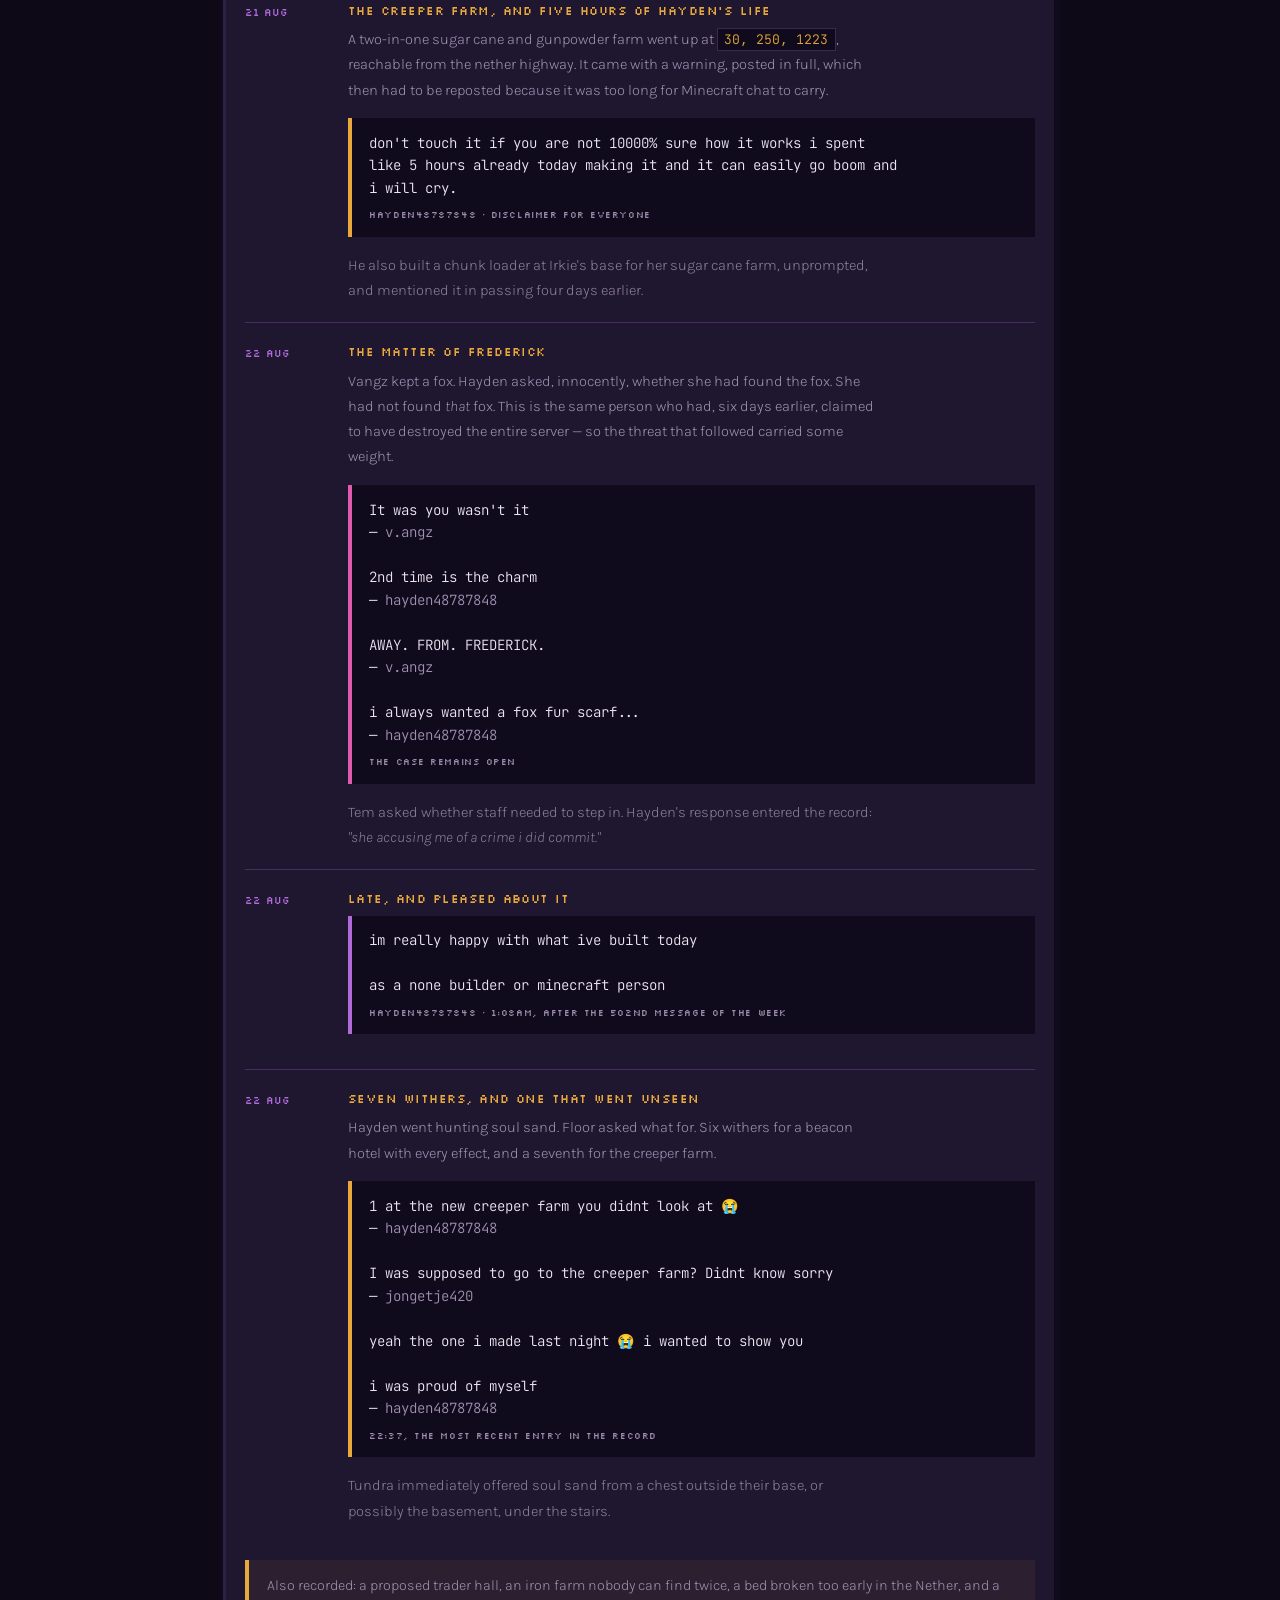
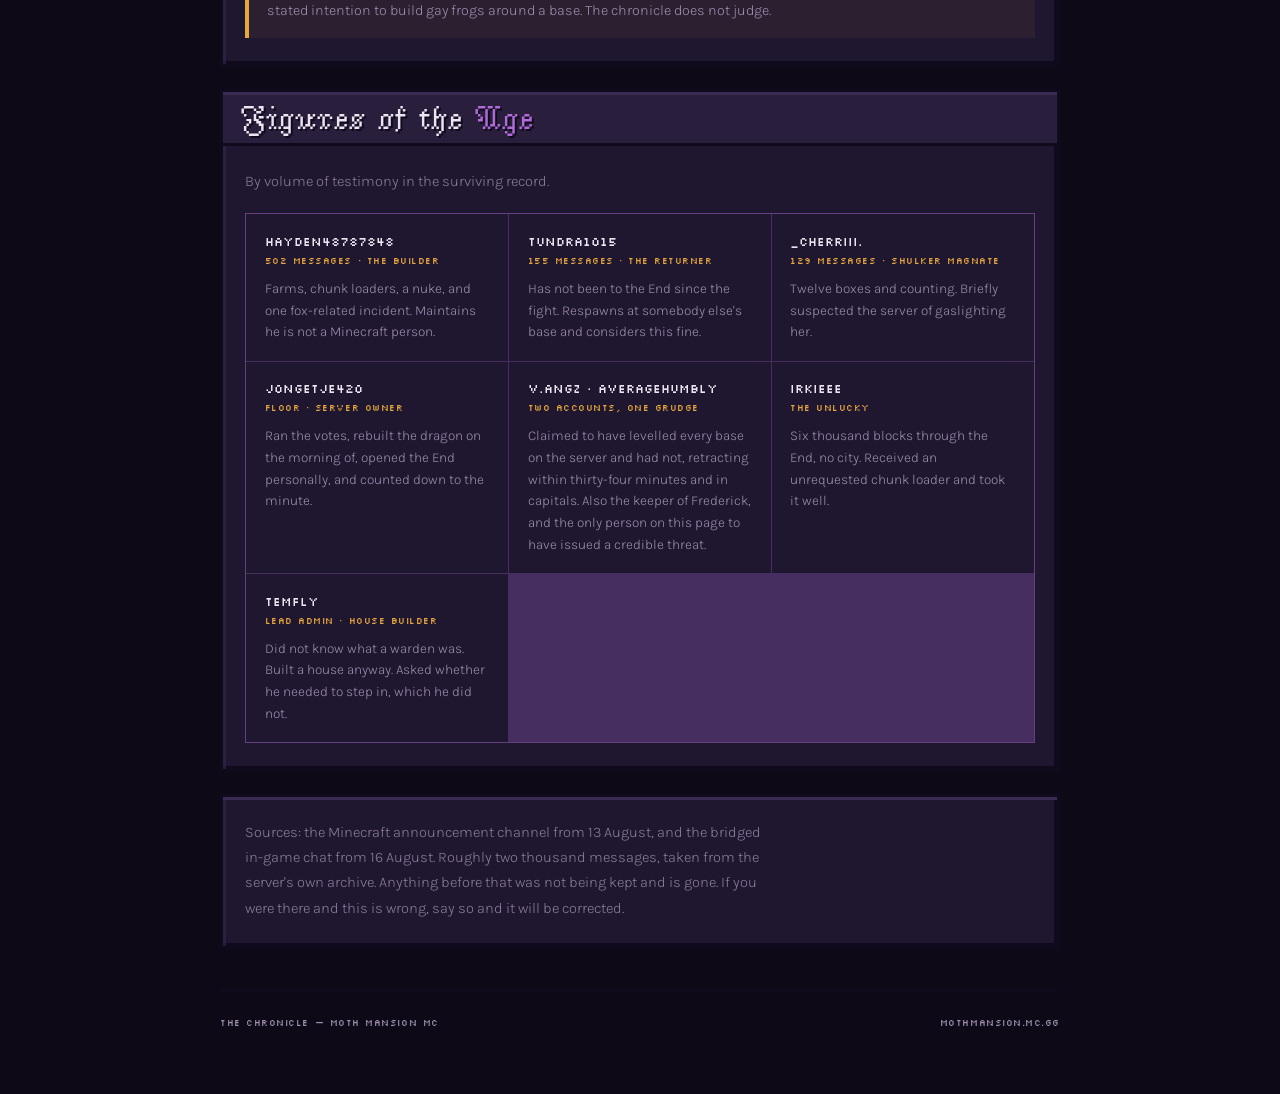
<file: lore.html>
<!DOCTYPE html>
<html lang="en">
<head>
<meta charset="utf-8">
<meta name="viewport" content="width=device-width, initial-scale=1">
<title>The Chronicle — Moth Mansion MC</title>
<meta name="description" content="The recorded history of the Moth Mansion Minecraft server: the vote, the dragon, and the age that followed.">
<meta property="og:title" content="The Chronicle — Moth Mansion MC">
<meta property="og:description" content="Two votes, one dragon, and a creeper farm that took five hours.">
<meta name="theme-color" content="#0D0916">
<link rel="preconnect" href="https://fonts.googleapis.com">
<link rel="preconnect" href="https://fonts.gstatic.com" crossorigin>
<link href="https://fonts.googleapis.com/css2?family=Jacquarda+Bastarda+9&family=Silkscreen:wght@400;700&family=Karla:wght@300;400;500;700&family=JetBrains+Mono:wght@400;500&display=swap" rel="stylesheet">
<style>
:root{
  --void:#0D0916; --obsidian:#171024; --panel:#1F1630; --stone:#2A1E3D;
  --stone-hi:#3A2B52; --stone-lo:#100B1C;
  --amethyst:#B06BD9; --magenta:#E05AAE; --ember:#E8A83C;
  --bone:#EDE4F2; --ash:#9E8FB0; --edge:rgba(176,107,217,.28);
  --pixel:"Jacquarda Bastarda 9",serif; --screen:"Silkscreen",monospace;
  --body:"Karla",system-ui,sans-serif; --mono:"JetBrains Mono",ui-monospace,monospace;
  --gut:clamp(1rem,4vw,2.5rem);
}
*{box-sizing:border-box}
html{scroll-behavior:smooth}
body{
  margin:0;background:var(--void);color:var(--ash);
  font-family:var(--body);font-weight:300;font-size:16px;line-height:1.72;
  -webkit-font-smoothing:antialiased;overflow-x:hidden;
}
body::before{
  content:"";position:fixed;inset:0;pointer-events:none;z-index:0;
  background:
    radial-gradient(ellipse 70% 45% at 50% 0%, rgba(176,107,217,.16), transparent 65%),
    radial-gradient(ellipse 50% 40% at 10% 90%, rgba(224,90,174,.10), transparent 60%),
    radial-gradient(ellipse 50% 40% at 90% 82%, rgba(232,168,60,.08), transparent 60%);
}
body::after{
  content:"";position:fixed;inset:0;pointer-events:none;z-index:99;opacity:.06;
  background-image:url("data:image/svg+xml,%3Csvg xmlns='http://www.w3.org/2000/svg' width='120' height='120'%3E%3Cfilter id='n'%3E%3CfeTurbulence type='fractalNoise' baseFrequency='.9' numOctaves='2'/%3E%3C/filter%3E%3Crect width='120' height='120' filter='url(%23n)'/%3E%3C/svg%3E");
}
a{color:var(--ember);text-decoration:none}
a:hover{color:var(--magenta)}
:focus-visible{outline:3px solid var(--ember);outline-offset:2px}
.shell{position:relative;z-index:1;max-width:920px;margin:0 auto;padding:0 var(--gut) 4rem}

.panel{
  background:var(--panel);border:3px solid var(--stone-lo);
  box-shadow:inset 0 3px 0 0 var(--stone-hi),inset 3px 0 0 0 rgba(58,43,82,.55),
    inset -3px 0 0 0 var(--stone-lo),inset 0 -3px 0 0 var(--stone-lo);
}
.panel-hd{
  background:var(--stone);border-bottom:3px solid var(--stone-lo);
  box-shadow:inset 0 3px 0 0 var(--stone-hi);padding:.6rem 1rem;
}
.panel-hd h2{margin:0}
.panel-bd{padding:1.4rem 1.4rem 1.6rem}

.masthead{padding:clamp(2rem,6vw,3.5rem) 0 1.4rem;text-align:center;position:relative}
.torch{position:absolute;top:2rem;width:14px;height:38px;background:var(--stone);border:3px solid var(--stone-lo)}
.torch.l{left:1%}.torch.r{right:1%}
.torch::after{
  content:"";position:absolute;left:50%;top:-14px;translate:-50% 0;
  width:16px;height:16px;border-radius:50%;background:var(--ember);
  box-shadow:0 0 18px 6px rgba(232,168,60,.55),0 0 44px 14px rgba(232,168,60,.22);
  animation:flame 2.4s ease-in-out infinite;
}
@keyframes flame{0%,100%{opacity:.85;transform:translateX(-50%) scale(1)}40%{opacity:1;transform:translateX(-50%) scale(1.13)}70%{opacity:.78;transform:translateX(-50%) scale(.95)}}
h1{
  font-family:var(--pixel);font-weight:400;font-size:clamp(2.4rem,8vw,4.8rem);
  line-height:.94;margin:0 0 .5rem;color:var(--bone);
  text-shadow:4px 4px 0 var(--stone-lo),0 0 30px rgba(176,107,217,.5);
}
.tagline{font-family:var(--screen);font-size:.66rem;letter-spacing:.12em;
  color:var(--ember);text-transform:uppercase;margin:0 0 1.3rem}
.mainnav{display:flex;gap:.4rem;justify-content:center;flex-wrap:wrap;margin-bottom:2rem}
.mainnav a{
  font-family:var(--screen);font-size:.68rem;letter-spacing:.05em;text-transform:uppercase;
  color:var(--bone);background:var(--stone);padding:.6rem .95rem;border:3px solid var(--stone-lo);
  box-shadow:inset 0 3px 0 0 var(--stone-hi),inset 0 -3px 0 0 var(--stone-lo);
  transition:background .15s steps(2),color .15s steps(2),transform .1s steps(2);
}
.mainnav a:hover{background:var(--amethyst);color:var(--void);transform:translateY(-2px)}

h2{font-family:var(--pixel);font-weight:400;font-size:clamp(1.4rem,3.2vw,2rem);
  color:var(--bone);line-height:1;margin:0;text-shadow:2px 2px 0 var(--stone-lo)}
h2 em{font-style:normal;color:var(--amethyst)}
h3{font-family:var(--screen);font-size:.76rem;letter-spacing:.04em;
  color:var(--ember);margin:0 0 .4rem;font-weight:400}
p{margin:0 0 .95rem;max-width:66ch}
p:last-child{margin-bottom:0}
.muted{opacity:.85;font-size:.92rem}
strong{color:var(--bone);font-weight:500}
code{font-family:var(--mono);font-size:.82rem;color:var(--ember);
  background:var(--stone-lo);padding:.1rem .42rem;border:1px solid var(--edge)}
.stack>*+*{margin-top:1.4rem}

/* ── vote bars ──────────────────────────────────────────────────── */
.vote{margin:1.1rem 0 0}
.vote .q{font-family:var(--screen);font-size:.66rem;color:var(--bone);margin-bottom:.6rem;display:block}
.bar{display:grid;grid-template-columns:3.4rem 1fr 2.8rem;gap:.6rem;align-items:center;margin-bottom:.45rem}
.bar .lbl{font-family:var(--screen);font-size:.6rem;color:var(--ash)}
/* track and fill must be block-level -- as inline spans they collapse and
   width/height are ignored entirely, which renders the bar as a bare line. */
.bar .track{
  display:block;height:18px;width:100%;
  background:var(--stone-lo);border:2px solid var(--stone-lo);
  position:relative;overflow:hidden;
}
.bar .fill{
  display:block;height:100%;background:var(--amethyst);
  box-shadow:inset 0 2px 0 0 rgba(255,255,255,.18),inset 0 -2px 0 0 rgba(0,0,0,.22);
}
.bar.no .fill{background:var(--magenta)}
.bar.win .fill{background:var(--ember)}
.bar .pct{font-family:var(--screen);font-size:.62rem;color:var(--bone);text-align:right}
.vote .total{font-family:var(--screen);font-size:.56rem;color:var(--ash);margin-top:.4rem;display:block}

/* ── chapter entries ────────────────────────────────────────────── */
.entry{display:grid;grid-template-columns:5.2rem 1fr;gap:1.2rem;
  padding:1.15rem 0;border-top:1px solid var(--edge)}
.entry:first-of-type{border-top:0;padding-top:.2rem}
.when{font-family:var(--screen);font-size:.6rem;color:var(--amethyst);padding-top:.25rem;white-space:nowrap}
.entry p{font-size:.92rem}
@media(max-width:600px){.entry{grid-template-columns:1fr;gap:.3rem}.when{padding-top:0}}

/* ── quotes ─────────────────────────────────────────────────────── */
.quote{
  background:var(--stone-lo);border-left:4px solid var(--ember);
  padding:.85rem 1.1rem;margin:1rem 0;
}
.quote p{font-family:var(--mono);font-size:.88rem;color:var(--bone);margin:0;line-height:1.6}
.quote .who{display:block;font-family:var(--screen);font-size:.58rem;
  color:var(--ash);margin-top:.5rem;text-transform:uppercase;letter-spacing:.06em}
.quote.mag{border-left-color:var(--magenta)}
.quote.ame{border-left-color:var(--amethyst)}

/* ── figures ────────────────────────────────────────────────────── */
.figures{display:grid;grid-template-columns:repeat(auto-fit,minmax(215px,1fr));gap:1px;
  background:var(--edge);border:1px solid var(--edge);margin-top:1.2rem}
.fig{background:var(--panel);padding:1.1rem 1.15rem}
.fig .name{font-family:var(--screen);font-size:.72rem;color:var(--bone);display:block;margin-bottom:.15rem}
.fig .title{font-family:var(--screen);font-size:.54rem;color:var(--ember);
  text-transform:uppercase;letter-spacing:.06em;display:block;margin-bottom:.55rem}
.fig p{font-size:.85rem;margin:0;line-height:1.6}

.note{border-left:4px solid var(--ember);background:rgba(232,168,60,.06);
  padding:.9rem 1.1rem;margin:1.1rem 0 0;font-size:.9rem}
.lit{background:var(--stone-lo);border:3px solid var(--stone-lo);
  box-shadow:inset 0 0 0 1px var(--edge);padding:1.05rem 1.15rem;margin:1.1rem 0}
.lit h3{color:var(--magenta)}

footer{margin-top:2.5rem;padding-top:1.4rem;border-top:3px solid var(--stone-lo);
  display:flex;justify-content:space-between;gap:1rem;flex-wrap:wrap;
  font-family:var(--screen);font-size:.56rem;letter-spacing:.06em;color:var(--ash)}
@media(prefers-reduced-motion:reduce){*{animation:none!important;transition:none!important}html{scroll-behavior:auto}}
</style>
</head>
<body>
<div class="shell">

  <header class="masthead">
    <span class="torch l" aria-hidden="true"></span>
    <span class="torch r" aria-hidden="true"></span>
    <h1>The Chronicle</h1>
    <p class="tagline">Moth Mansion MC · recorded history · 2026</p>
    <nav class="mainnav">
      <a href="minecraft.html">The Server</a>
      <a href="#end">The Vote</a>
      <a href="#dragon">The Dragon</a>
      <a href="#after">The Age After</a>
      <a href="index.html">The House</a>
    </nav>
  </header>

  <div class="stack">

    <div class="panel">
      <div class="panel-bd">
        <p>
          Everything here happened. It was pulled out of the server's own logs
          and the announcement channel, and none of it was decided by staff on
          their own — the two things that mattered most went to a vote, and the
          first one failed.
        </p>
      </div>
    </div>

    <!-- CHAPTER ONE -->
    <section class="panel" id="end">
      <div class="panel-hd"><h2>I. The <em>Vote</em></h2></div>
      <div class="panel-bd">
        <p>
          The End had been sealed since the world began. On the second of August,
          Floor asked whether it was time.
        </p>

        <div class="vote">
          <span class="q">2 Aug — "Open up the end?"</span>
          <div class="bar"><span class="lbl">Yuh uh</span><span class="track"><span class="fill" style="width:27%"></span></span><span class="pct">27%</span></div>
          <div class="bar no"><span class="lbl">Nuh uh</span><span class="track"><span class="fill" style="width:73%"></span></span><span class="pct">73%</span></div>
          <span class="total">15 votes · rejected</span>
        </div>

        <div class="quote mag">
          <p>Overwhelming vote against opening up the end dimension! Next vote coming up next week, or when people are up to it.</p>
          <span class="who">Floor · 3 August</span>
        </div>

        <p>
          It stayed shut. That is the part worth noticing — the question was put,
          the answer was no, and the answer held.
        </p>
        <p>A week later, he asked again.</p>

        <div class="vote">
          <span class="q">10 Aug — "Shall we open up the end at last?"</span>
          <div class="bar win"><span class="lbl">YAH</span><span class="track"><span class="fill" style="width:82%"></span></span><span class="pct">82%</span></div>
          <div class="bar no"><span class="lbl">NOH</span><span class="track"><span class="fill" style="width:18%"></span></span><span class="pct">18%</span></div>
          <span class="total">17 votes · carried</span>
        </div>

        <p class="muted">
          Two more people turned out for the second vote than the first. Same
          question, different answer, and nobody had to be talked into anything.
        </p>
      </div>
    </section>

    <!-- CHAPTER TWO -->
    <section class="panel" id="dragon">
      <div class="panel-hd"><h2>II. The <em>Dragon</em></h2></div>
      <div class="panel-bd">

        <div class="entry">
          <span class="when">11 AUG</span>
          <div>
            <h3>Version 1.2, and the seal breaks</h3>
            <p>
              Player head commands and miniblocks, new anti-grief software, daily
              automatic backups to private cloud, and serverwide entity culling.
              The End was unlocked the same day, with strict instructions not to
              go in yet.
            </p>
          </div>
        </div>

        <div class="entry">
          <span class="when">11 AUG</span>
          <div>
            <h3>The portal hub</h3>
            <p>
              A build went up at <code>1714, 72, -1017</code> — the only sanctioned
              way in. Enchanting table, grindstone, anvil, free lapis. And an
              armory: diamond armour, swords, shields, bows, arrows and blocks,
              free to take.
            </p>
            <p class="muted">Nobody had to show up rich.</p>
          </div>
        </div>

        <div class="entry">
          <span class="when">12 AUG</span>
          <div>
            <h3>The date vote tied three ways</h3>
            <p>
              Five dates on the ballot, 22 votes cast, and three of them level at
              23%. Floor called it for the 16th and told everyone not to panic
              about missing it — the dragon can always be brought back with four
              end crystals.
            </p>
          </div>
        </div>

        <div class="entry">
          <span class="when">16 AUG</span>
          <div>
            <h3>The dragon is designed by committee, that morning</h3>
            <p>
              Ten hours before the fight, Floor asked the channel how much health
              it should have. A vanilla dragon has 200.
            </p>
            <div class="quote ame" style="margin-top:.7rem">
              <p>Since there will be so many of us I feel it should have more then usual but not too much<br>— <span style="color:var(--ash)">_cherriii.</span><br><br>i agree. will make it scale of how many players are fighting it.<br>— <span style="color:var(--ash)">jongetje420</span></p>
              <span class="who">10:24am · the scaling health pool was Cherri's idea</span>
            </div>
            <p class="muted" style="margin-top:.7rem">
              By 10:28 it respawned crystals above 50% health. By 14:15 he had
              buffed its damage "ever so slightly more." Tundra's entire response
              was <em>"Oh lort."</em>
            </p>
          </div>
        </div>

        <div class="entry">
          <span class="when">16 AUG</span>
          <div>
            <h3>20:00 UTC+2</h3>
            <p>
              A waiting room in the End hub. A ten-minute warning, requested by
              Hayden and delivered by Floor. Free gear in the armory for anyone
              who turned up in iron.
            </p>
            <div class="quote" style="margin-top:.7rem">
              <p>We've got a lot of players online again. Im so stoked.</p>
              <span class="who">jongetje420 · six minutes to go</span>
            </div>
            <p class="muted" style="margin-top:.7rem">
              Not everyone made it. Masterchief was at work. Emerald was asleep.
              Irkie went six thousand blocks looking for an end city and found
              nothing.
            </p>
          </div>
        </div>

        <div class="quote">
          <p>Today is the day a new golden age of adventure and creativity rises. We will need help defeating this monstrous beast. We will wait for you before the fight starts.</p>
          <span class="who">Floor · the morning of</span>
        </div>

        <p>
          They killed it. There is a group photograph, taken in the End, and
          everyone who turned up is in it.
        </p>

        <div class="lit">
          <h3>And that evening, the walls came down</h3>
          <p>
            The Minecraft server and the Discord were bridged the same night.
            Since then the two have been one room, which is why the rest of this
            page exists at all — everything after this point is on the record
            because people were talking in a channel that keeps them.
          </p>
        </div>
      </div>
    </section>

    <!-- CHAPTER THREE -->
    <section class="panel" id="after">
      <div class="panel-hd"><h2>III. The Age <em>After</em></h2></div>
      <div class="panel-bd">
        <p>
          What follows is a week of ordinary server life, which turns out to be
          the more interesting half.
        </p>

        <div class="entry">
          <span class="when">16 AUG</span>
          <div>
            <h3>A villain declares himself, briefly</h3>
            <p>
              Hammond spawned in beside Xumar's valley, admired the clock tower and
              the house built into the mountainside, and announced his intentions.
            </p>
            <div class="quote mag" style="margin-top:.7rem">
              <p>Im gonna go grief everyone's shit<br>Ima put a lava caste over the end<br><br>New MothMC season villain: Hammond<br><br>Jkjkjk</p>
              <span class="who">hammond · four minutes, start to retraction</span>
            </div>
          </div>
        </div>

        <div class="entry">
          <span class="when">17 AUG</span>
          <div>
            <h3>The elytra rush</h3>
            <p>
              With the End open, people went looking. Cherri came back with twelve
              shulker boxes and immediately needed more. Tundra had not been back
              since the fight and was starting to feel left behind.
            </p>
          </div>
        </div>

        <div class="entry">
          <span class="when">16 AUG</span>
          <div>
            <h3>The prank, and the deterrent it created</h3>
            <p>
              An hour after the dragon died, Humbly announced to the whole role
              that she had destroyed everyone's bases. Floor replied
              <em>"Banned!!!!"</em> Xumar and Yellow Duck both asked whether it
              was true. Duck's verdict was one word: <em>hypocrite.</em>
            </p>
            <div class="quote mag" style="margin-top:.7rem">
              <p>it was just a VERBAL. Prank, no I haven't touched anybody's base but my own! I'm making this super clear right now!</p>
              <span class="who">averagehumbly · walking it back at speed</span>
            </div>
            <p style="margin-top:.7rem">
              It was too late. Hayden had already begun.
            </p>
            <div class="quote" style="margin-top:.7rem">
              <p>just a warning i am making a double chest of TNT so that will be a promise<br><br>but once its made im making A FUCKING NUKE</p>
              <span class="who">hayden48787848 · 21:31, the same evening</span>
            </div>
          </div>
        </div>

        <div class="entry">
          <span class="when">17 AUG</span>
          <div>
            <h3>The nuke becomes a standing dispute</h3>
            <p>
              Overnight it turned into policy. Tundra threatened to have their
              brother trap a hundred-block square around Hayden's base. Humbly
              threatened to replace his build with grass. Hayden's position never
              moved.
            </p>
            <div class="quote ame" style="margin-top:.7rem">
              <p>IF ANY OF YOU FUCKS MESS WITH MY SHIT ❤️<br>— <span style="color:var(--ash)">hayden48787848</span><br><br>STOP BUILDING A FUCKING NUKE THEN BRO<br>— <span style="color:var(--ash)">tundra1015</span><br><br>all i got is time...<br>— <span style="color:var(--ash)">hayden48787848</span></p>
              <span class="who">Later, in the other channel: "hayden stop building a nuke smh" / "hayden build a nuke faster"</span>
            </div>
          </div>
        </div>

        <div class="entry">
          <span class="when">17 AUG</span>
          <div>
            <h3>A lesson in what lives underground</h3>
            <p>
              Tem, who had been quietly building a house and not much else, asked
              what a deep dark was. Hayden explained the warden, the wither, the
              dragon and the elder guardians to him in about ninety seconds.
            </p>
            <div class="quote" style="margin-top:.7rem">
              <p>I'm just building my house and being online. I don't know any of this stuff.</p>
              <span class="who">temfly</span>
            </div>
          </div>
        </div>

        <div class="entry">
          <span class="when">18 AUG</span>
          <div>
            <h3>Cherri investigates a conspiracy</h3>
            <div class="quote mag" style="margin-top:.2rem">
              <p>I feel like someones put a villager and zombies under my base to make me go insane<br><br><span style="color:var(--ash)">two minutes later</span><br><br>Nevermind I was going insane</p>
              <span class="who">_cherriii.</span>
            </div>
          </div>
        </div>

        <div class="entry">
          <span class="when">21 AUG</span>
          <div>
            <h3>The creeper farm, and five hours of Hayden's life</h3>
            <p>
              A two-in-one sugar cane and gunpowder farm went up at
              <code>30, 250, 1223</code>, reachable from the nether highway. It
              came with a warning, posted in full, which then had to be reposted
              because it was too long for Minecraft chat to carry.
            </p>
            <div class="quote" style="margin-top:.7rem">
              <p>don't touch it if you are not 10000% sure how it works i spent like 5 hours already today making it and it can easily go boom and i will cry.</p>
              <span class="who">hayden48787848 · disclaimer for everyone</span>
            </div>
            <p class="muted" style="margin-top:.7rem">
              He also built a chunk loader at Irkie's base for her sugar cane farm,
              unprompted, and mentioned it in passing four days earlier.
            </p>
          </div>
        </div>

        <div class="entry">
          <span class="when">22 AUG</span>
          <div>
            <h3>The matter of Frederick</h3>
            <p>
              Vangz kept a fox. Hayden asked, innocently, whether she had found the
              fox. She had not found <em>that</em> fox. This is the same person who
              had, six days earlier, claimed to have destroyed the entire server —
              so the threat that followed carried some weight.
            </p>
            <div class="quote mag" style="margin-top:.7rem">
              <p>It was you wasn't it<br>— <span style="color:var(--ash)">v.angz</span><br><br>2nd time is the charm<br>— <span style="color:var(--ash)">hayden48787848</span><br><br>AWAY. FROM. FREDERICK.<br>— <span style="color:var(--ash)">v.angz</span><br><br>i always wanted a fox fur scarf...<br>— <span style="color:var(--ash)">hayden48787848</span></p>
              <span class="who">The case remains open</span>
            </div>
            <p class="muted" style="margin-top:.7rem">
              Tem asked whether staff needed to step in. Hayden's response entered
              the record: <em>"she accusing me of a crime i did commit."</em>
            </p>
          </div>
        </div>

        <div class="entry">
          <span class="when">22 AUG</span>
          <div>
            <h3>Late, and pleased about it</h3>
            <div class="quote ame" style="margin-top:.2rem">
              <p>im really happy with what ive built today<br><br>as a none builder or minecraft person</p>
              <span class="who">hayden48787848 · 1:08am, after the 502nd message of the week</span>
            </div>
          </div>
        </div>

        <div class="entry">
          <span class="when">22 AUG</span>
          <div>
            <h3>Seven withers, and one that went unseen</h3>
            <p>
              Hayden went hunting soul sand. Floor asked what for. Six withers for
              a beacon hotel with every effect, and a seventh for the creeper farm.
            </p>
            <div class="quote" style="margin-top:.7rem">
              <p>1 at the new creeper farm you didnt look at 😭<br>— <span style="color:var(--ash)">hayden48787848</span><br><br>I was supposed to go to the creeper farm? Didnt know sorry<br>— <span style="color:var(--ash)">jongetje420</span><br><br>yeah the one i made last night 😭 i wanted to show you<br><br>i was proud of myself<br>— <span style="color:var(--ash)">hayden48787848</span></p>
              <span class="who">22:37, the most recent entry in the record</span>
            </div>
            <p class="muted" style="margin-top:.7rem">
              Tundra immediately offered soul sand from a chest outside their base,
              or possibly the basement, under the stairs.
            </p>
          </div>
        </div>

        <div class="note">
          Also recorded: a proposed trader hall, an iron farm nobody can find
          twice, a bed broken too early in the Nether, and a stated intention to
          build gay frogs around a base. The chronicle does not judge.
        </div>
      </div>
    </section>

    <!-- FIGURES -->
    <section class="panel">
      <div class="panel-hd"><h2>Figures of the <em>Age</em></h2></div>
      <div class="panel-bd">
        <p class="muted">By volume of testimony in the surviving record.</p>
        <div class="figures">
          <div class="fig">
            <span class="name">hayden48787848</span>
            <span class="title">502 messages · the builder</span>
            <p>Farms, chunk loaders, a nuke, and one fox-related incident. Maintains he is not a Minecraft person.</p>
          </div>
          <div class="fig">
            <span class="name">tundra1015</span>
            <span class="title">155 messages · the returner</span>
            <p>Has not been to the End since the fight. Respawns at somebody else's base and considers this fine.</p>
          </div>
          <div class="fig">
            <span class="name">_cherriii.</span>
            <span class="title">129 messages · shulker magnate</span>
            <p>Twelve boxes and counting. Briefly suspected the server of gaslighting her.</p>
          </div>
          <div class="fig">
            <span class="name">jongetje420</span>
            <span class="title">Floor · server owner</span>
            <p>Ran the votes, rebuilt the dragon on the morning of, opened the End personally, and counted down to the minute.</p>
          </div>
          <div class="fig">
            <span class="name">v.angz · averagehumbly</span>
            <span class="title">Two accounts, one grudge</span>
            <p>Claimed to have levelled every base on the server and had not, retracting within thirty-four minutes and in capitals. Also the keeper of Frederick, and the only person on this page to have issued a credible threat.</p>
          </div>
          <div class="fig">
            <span class="name">irkieee</span>
            <span class="title">The unlucky</span>
            <p>Six thousand blocks through the End, no city. Received an unrequested chunk loader and took it well.</p>
          </div>

          <div class="fig">
            <span class="name">temfly</span>
            <span class="title">Lead admin · house builder</span>
            <p>Did not know what a warden was. Built a house anyway. Asked whether he needed to step in, which he did not.</p>
          </div>
        </div>
      </div>
    </section>

    <div class="panel">
      <div class="panel-bd">
        <p class="muted" style="margin:0">
          Sources: the Minecraft announcement channel from 13 August, and the
          bridged in-game chat from 16 August. Roughly two thousand messages,
          taken from the server's own archive. Anything before that was not being
          kept and is gone. If you were there and this is wrong, say so and it
          will be corrected.
        </p>
      </div>
    </div>

  </div>

  <footer>
    <span>The Chronicle — Moth Mansion MC</span>
    <span>MOTHMANSION.MC.GG</span>
  </footer>
</div>
</body>
</html>
</file>
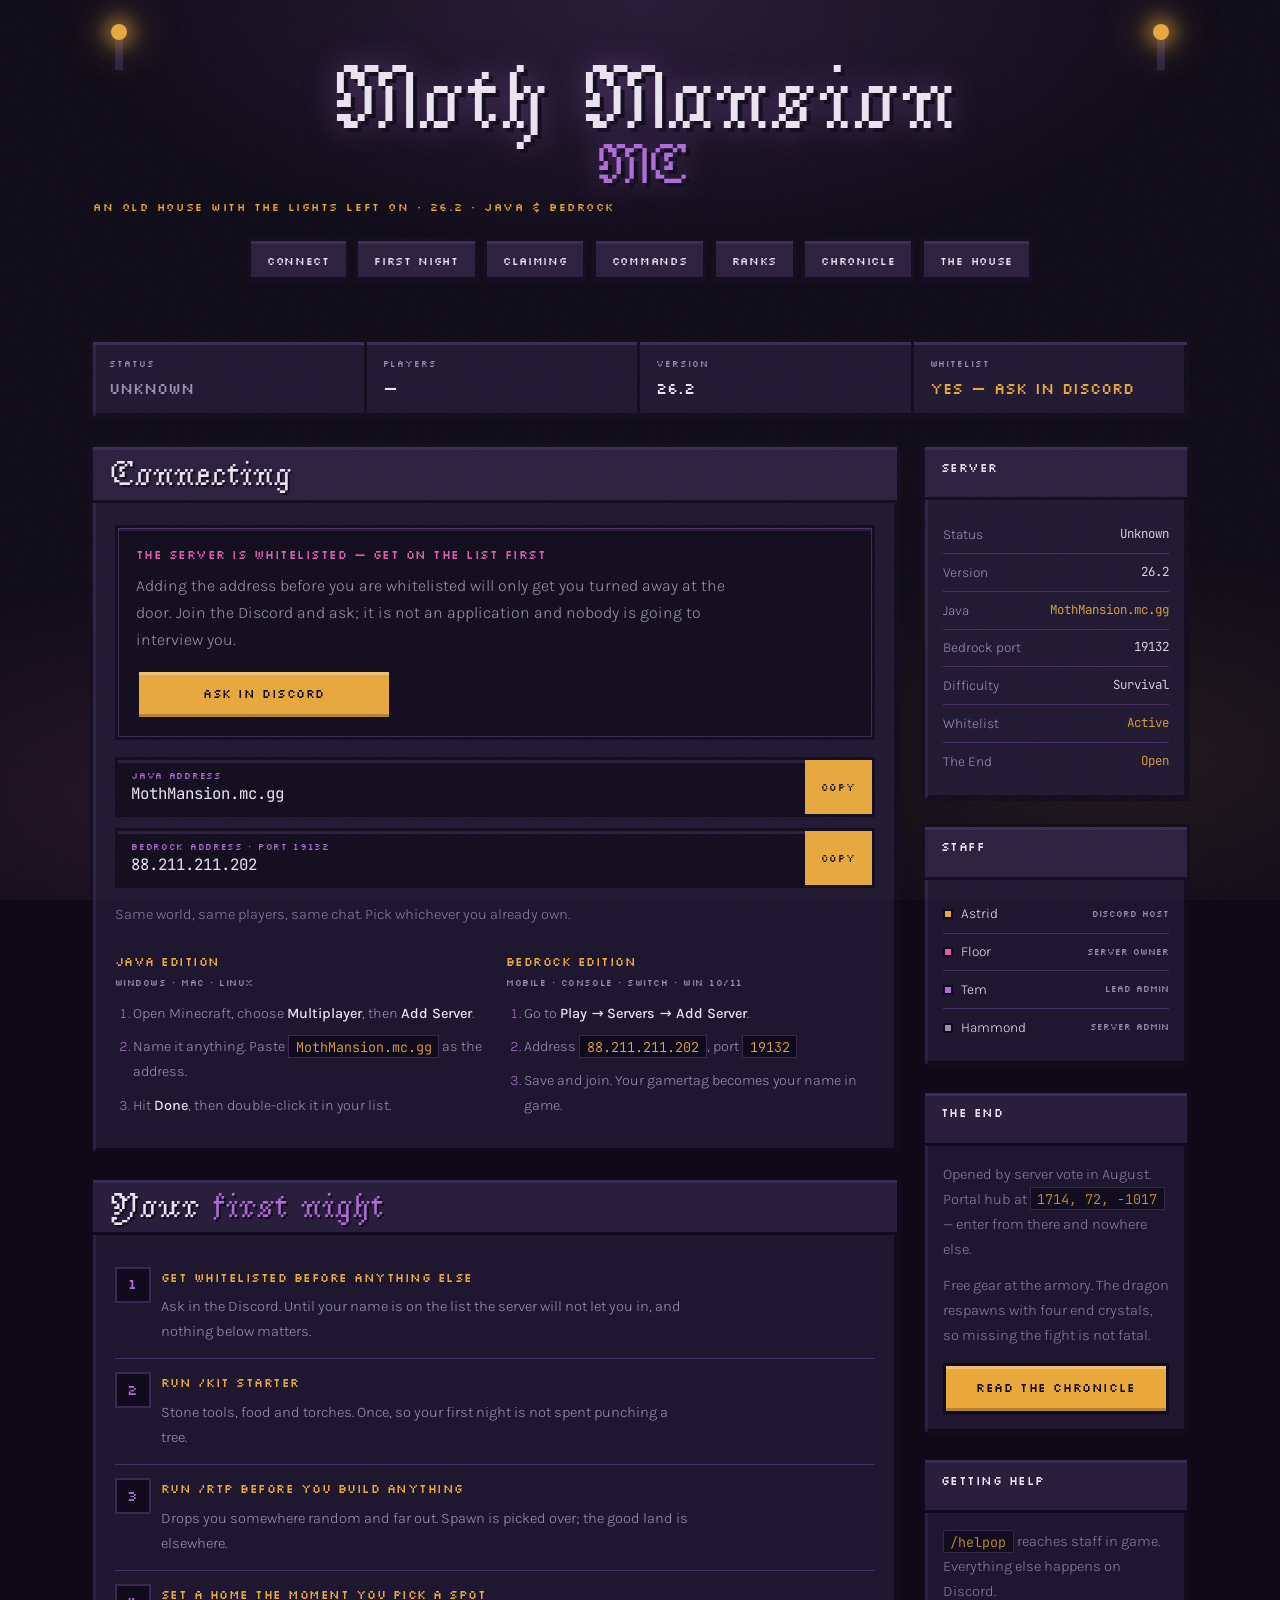
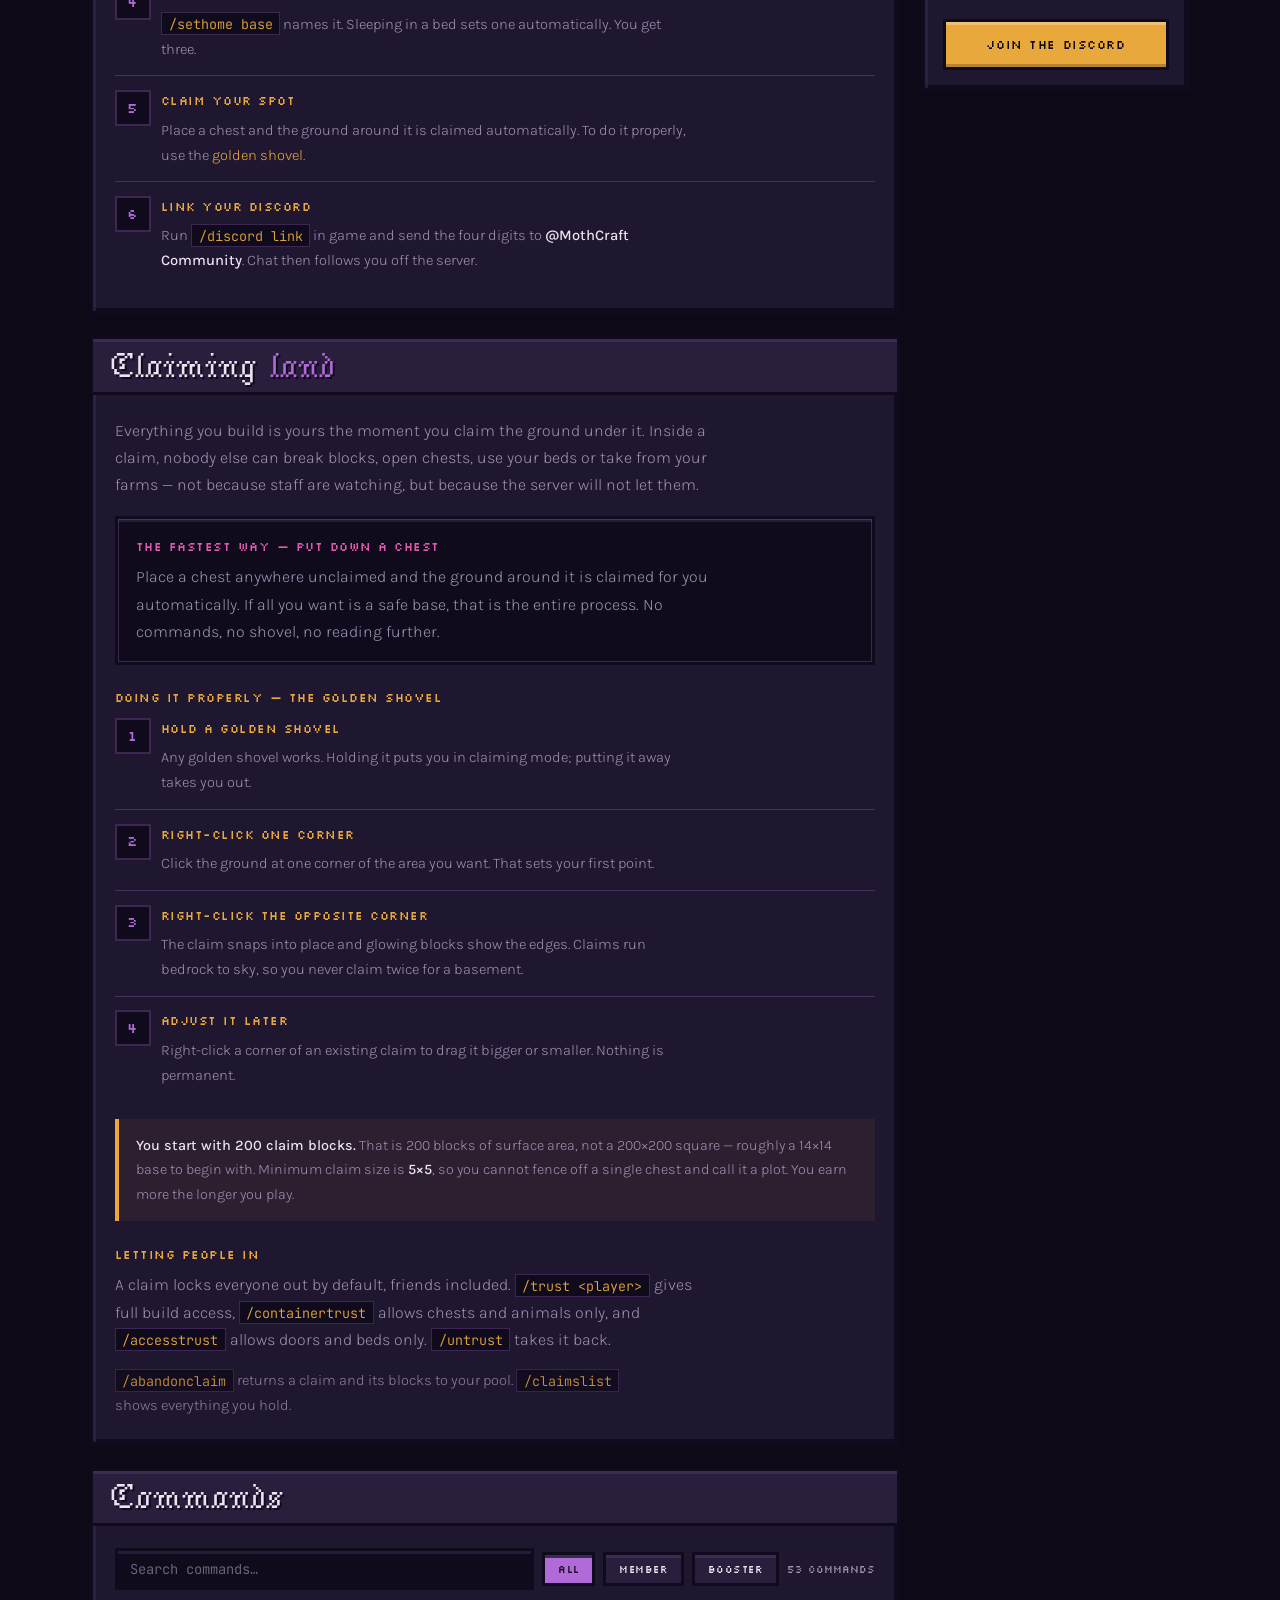
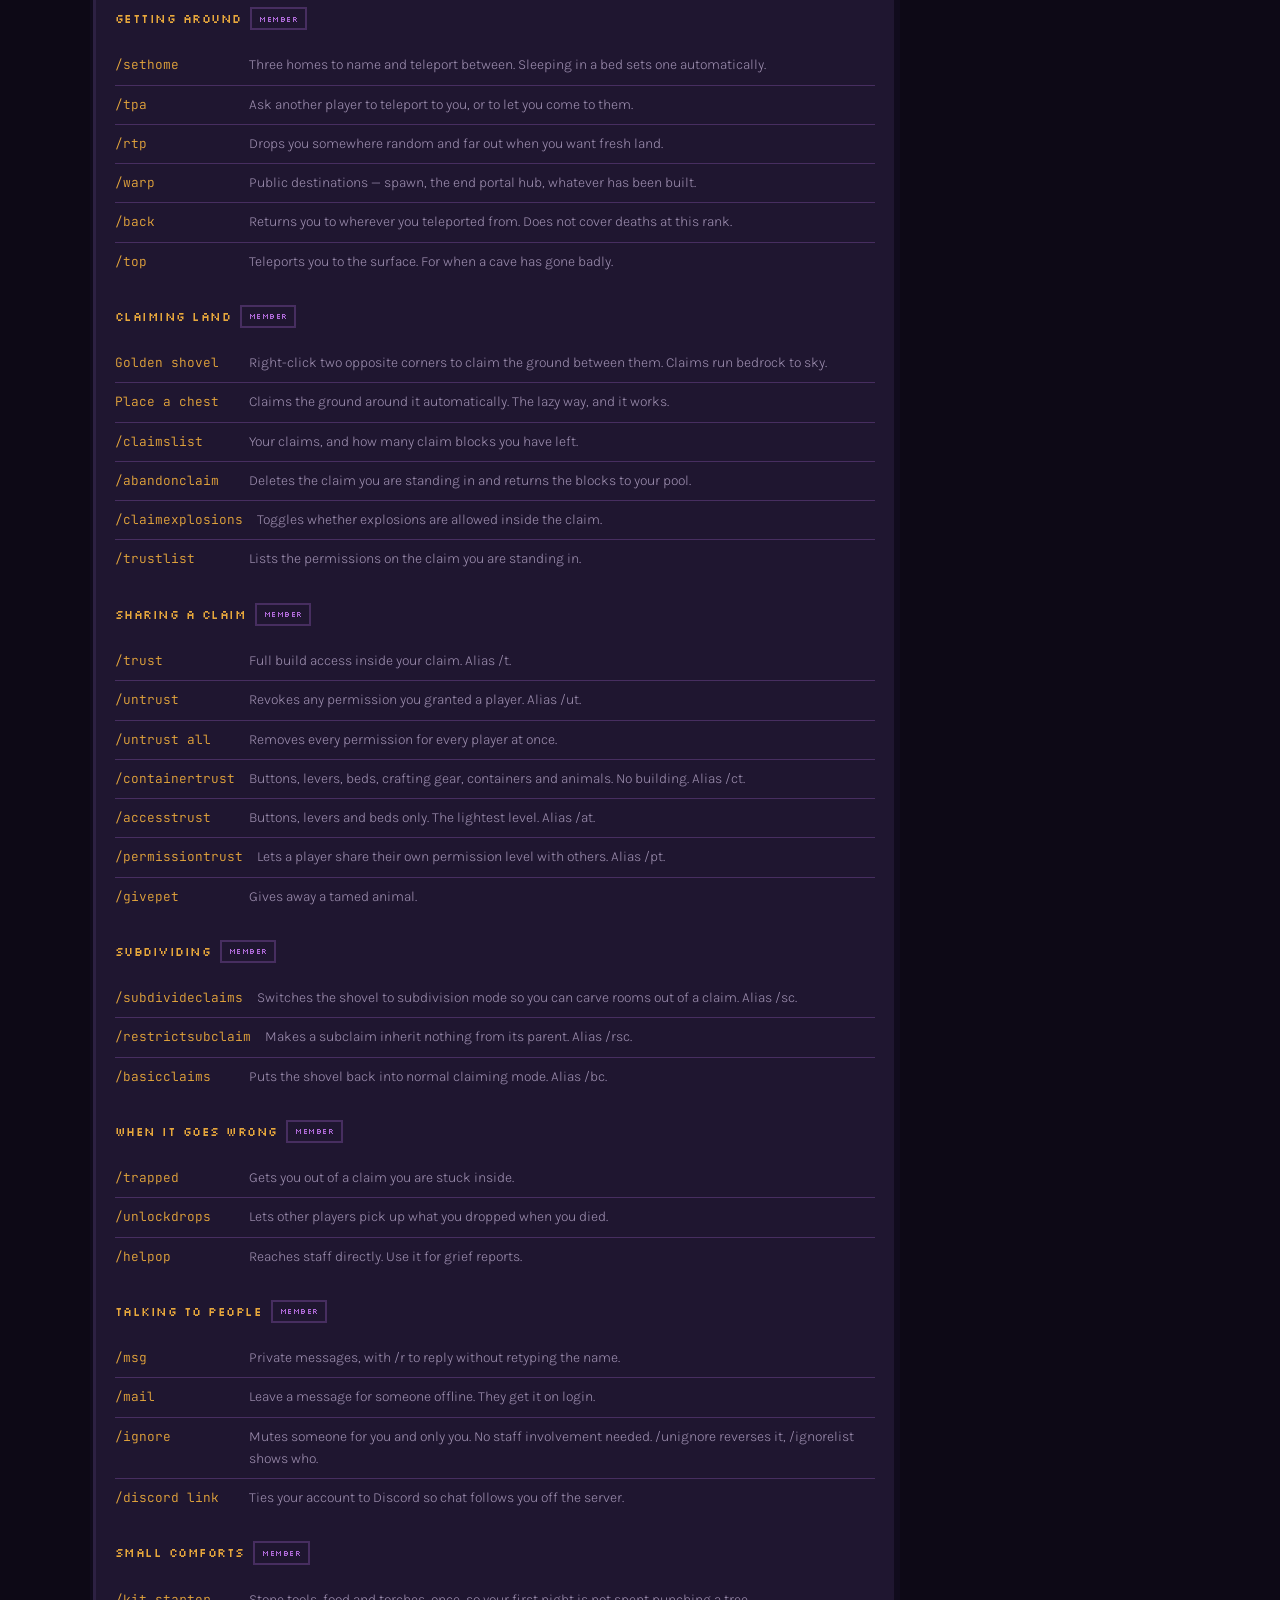
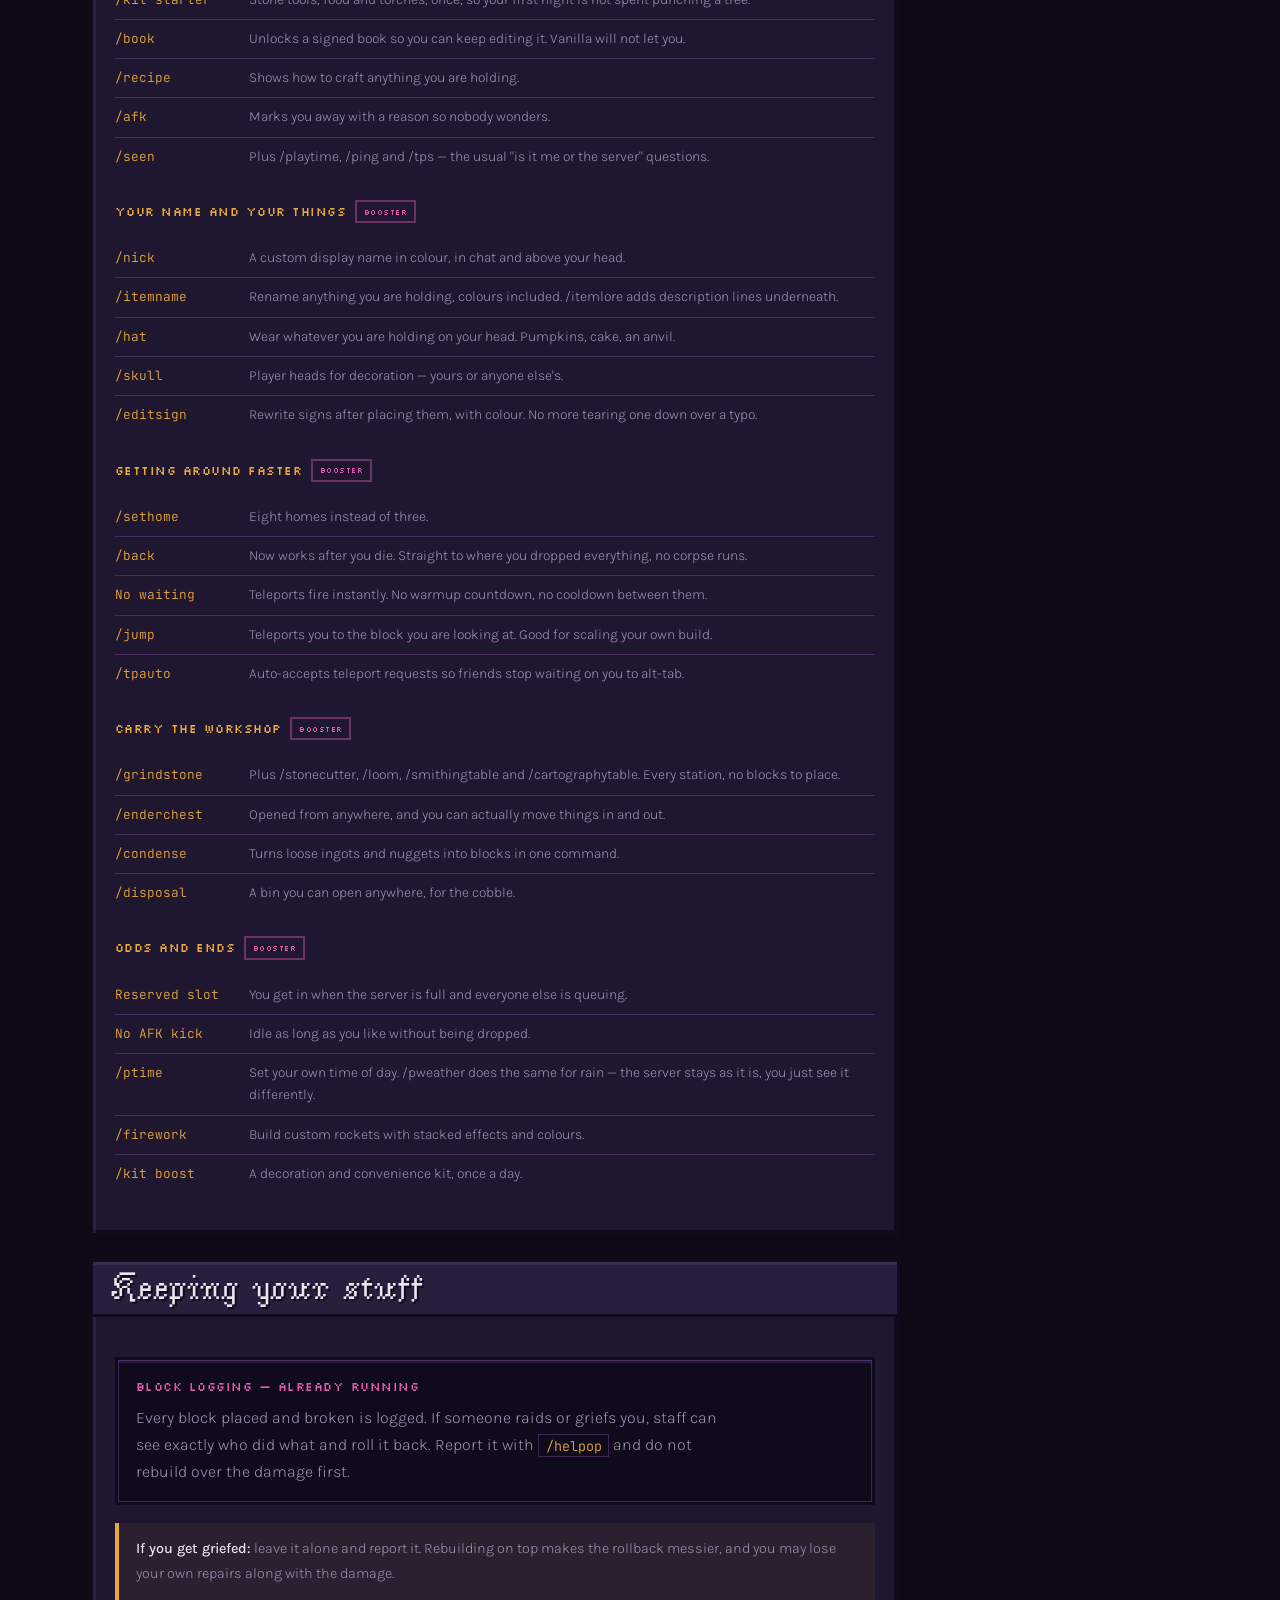
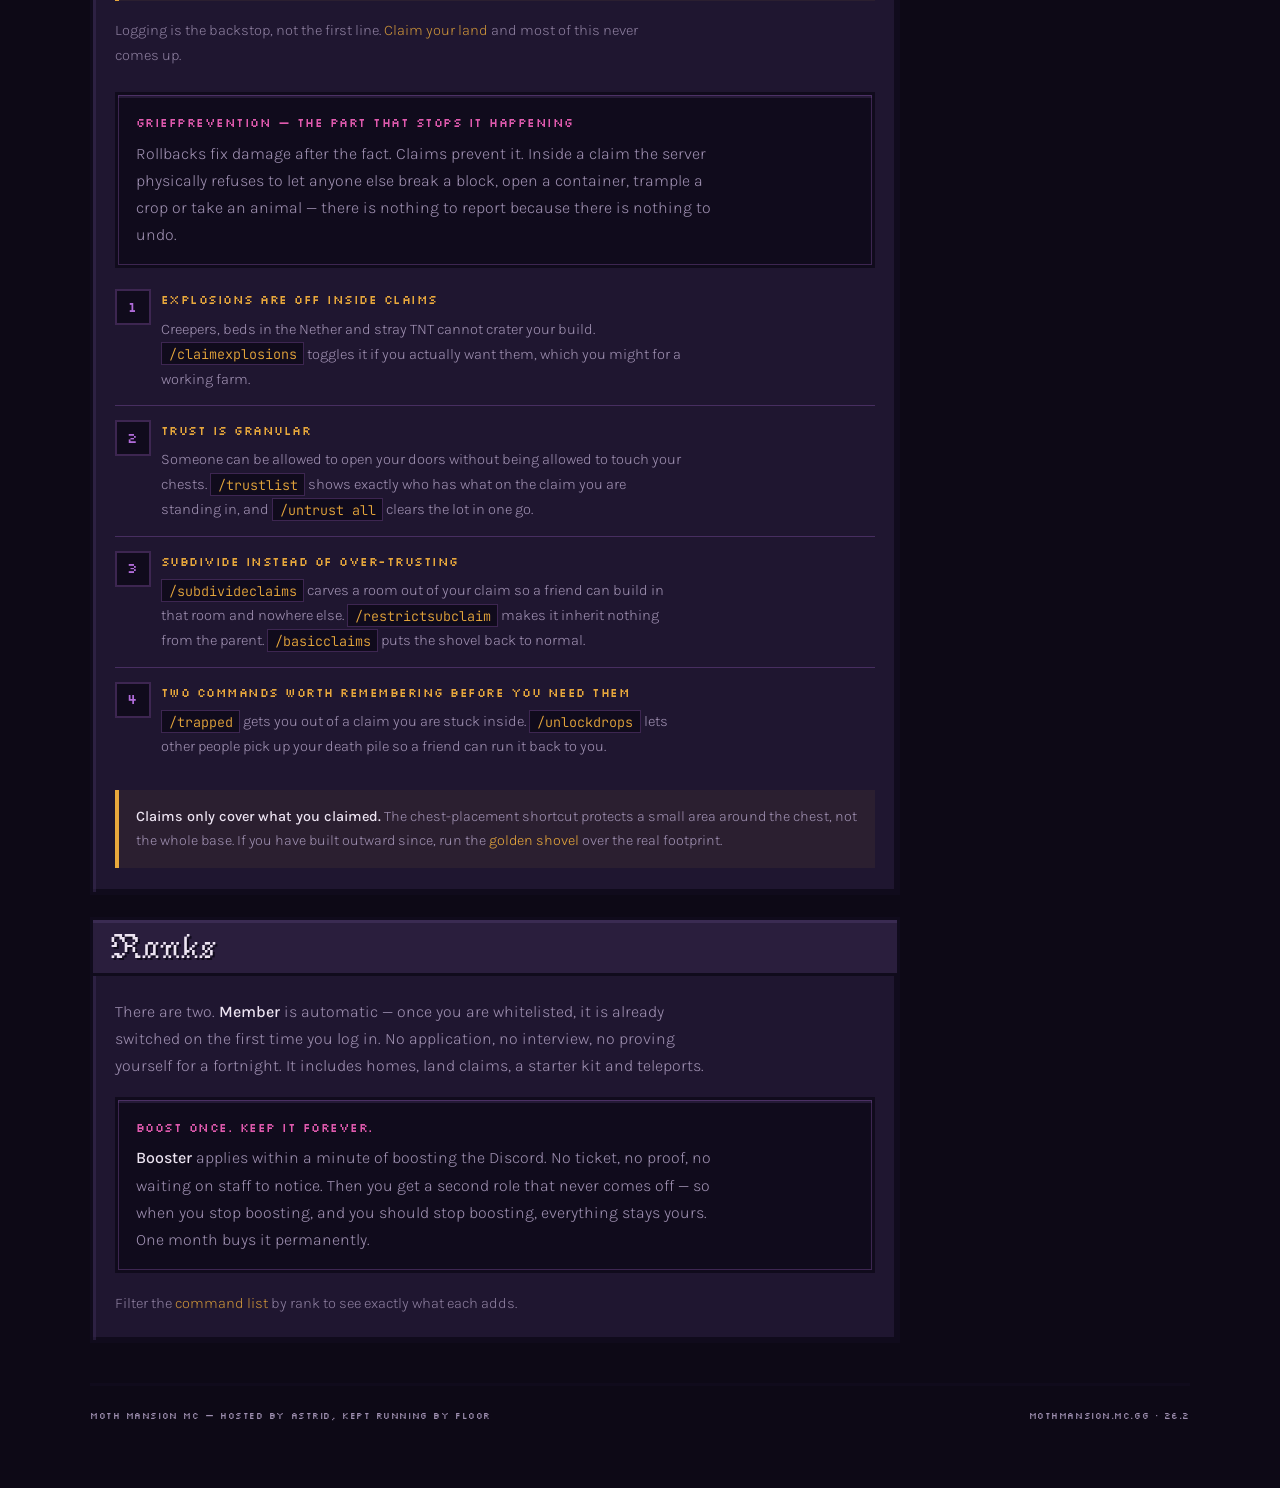
<file: minecraft.html>
<!DOCTYPE html>
<html lang="en">
<head>
<meta charset="utf-8">
<meta name="viewport" content="width=device-width, initial-scale=1">
<title>Moth Mansion MC — Java &amp; Bedrock survival</title>
<meta name="description" content="Near-vanilla survival on 26.2. Java and Bedrock share one world. Land claims, free ranks, grief rollback and a Discord chat bridge.">
<meta property="og:title" content="Moth Mansion MC">
<meta property="og:description" content="An old house with the lights left on. MothMansion.mc.gg">
<meta name="theme-color" content="#0D0916">
<link rel="preconnect" href="https://fonts.googleapis.com">
<link rel="preconnect" href="https://fonts.gstatic.com" crossorigin>
<link href="https://fonts.googleapis.com/css2?family=Jacquarda+Bastarda+9&family=Silkscreen:wght@400;700&family=Karla:wght@300;400;500;700&family=JetBrains+Mono:wght@400;500&display=swap" rel="stylesheet">
<style>
:root{
  --void:#0D0916;
  --obsidian:#171024;
  --panel:#1F1630;
  --stone:#2A1E3D;
  --stone-hi:#3A2B52;
  --stone-lo:#100B1C;
  --amethyst:#B06BD9;
  --magenta:#E05AAE;
  --ember:#E8A83C;
  --bone:#EDE4F2;
  --ash:#9E8FB0;
  --edge:rgba(176,107,217,.28);

  --pixel:"Jacquarda Bastarda 9",serif;
  --screen:"Silkscreen",monospace;
  --body:"Karla",system-ui,sans-serif;
  --mono:"JetBrains Mono",ui-monospace,monospace;
  --gut:clamp(1rem,4vw,2.5rem);
}
*{box-sizing:border-box}
html{scroll-behavior:smooth}
body{
  margin:0;background:var(--void);color:var(--ash);
  font-family:var(--body);font-weight:300;font-size:16px;line-height:1.7;
  -webkit-font-smoothing:antialiased;overflow-x:hidden;
  image-rendering:pixelated;
}
/* nether haze */
body::before{
  content:"";position:fixed;inset:0;pointer-events:none;z-index:0;
  background:
    radial-gradient(ellipse 70% 45% at 50% 0%, rgba(176,107,217,.16), transparent 65%),
    radial-gradient(ellipse 50% 40% at 12% 88%, rgba(224,90,174,.10), transparent 60%),
    radial-gradient(ellipse 50% 40% at 88% 84%, rgba(232,168,60,.08), transparent 60%);
}
body::after{
  content:"";position:fixed;inset:0;pointer-events:none;z-index:99;opacity:.06;
  background-image:url("data:image/svg+xml,%3Csvg xmlns='http://www.w3.org/2000/svg' width='120' height='120'%3E%3Cfilter id='n'%3E%3CfeTurbulence type='fractalNoise' baseFrequency='.9' numOctaves='2'/%3E%3C/filter%3E%3Crect width='120' height='120' filter='url(%23n)'/%3E%3C/svg%3E");
}
a{color:var(--ember);text-decoration:none}
a:hover{color:var(--magenta)}
:focus-visible{outline:3px solid var(--ember);outline-offset:2px}

.shell{position:relative;z-index:1;max-width:1180px;margin:0 auto;padding:0 var(--gut) 4rem}

/* ── chunky beveled panel, the whole visual language ─────────────── */
.panel{
  background:var(--panel);
  border:3px solid var(--stone-lo);
  box-shadow:
    inset 0 3px 0 0 var(--stone-hi),
    inset 3px 0 0 0 rgba(58,43,82,.55),
    inset -3px 0 0 0 var(--stone-lo),
    inset 0 -3px 0 0 var(--stone-lo);
  position:relative;
}
.panel-hd{
  background:var(--stone);
  border-bottom:3px solid var(--stone-lo);
  box-shadow:inset 0 3px 0 0 var(--stone-hi);
  padding:.6rem 1rem;display:flex;align-items:center;gap:.6rem;flex-wrap:wrap;
}
.panel-hd h2,.panel-hd h3{margin:0}
.panel-bd{padding:1.35rem 1.35rem 1.5rem}

/* ── header ─────────────────────────────────────────────────────── */
.masthead{padding:clamp(2rem,6vw,3.5rem) 0 1.5rem;text-align:center;position:relative}
.torch{
  position:absolute;top:2.2rem;width:14px;height:38px;background:var(--stone);
  border:3px solid var(--stone-lo);
}
.torch.l{left:2%}
.torch.r{right:2%}
.torch::after{
  content:"";position:absolute;left:50%;top:-14px;translate:-50% 0;
  width:16px;height:16px;border-radius:50%;background:var(--ember);
  box-shadow:0 0 18px 6px rgba(232,168,60,.55),0 0 44px 14px rgba(232,168,60,.22);
  animation:flame 2.4s ease-in-out infinite;
}
@keyframes flame{
  0%,100%{opacity:.85;transform:translateX(-50%) scale(1)}
  40%{opacity:1;transform:translateX(-50%) scale(1.13)}
  70%{opacity:.78;transform:translateX(-50%) scale(.95)}
}
h1{
  font-family:var(--pixel);font-weight:400;
  font-size:clamp(2.6rem,9vw,5.6rem);line-height:.92;margin:0 0 .5rem;
  color:var(--bone);
  text-shadow:4px 4px 0 var(--stone-lo),0 0 30px rgba(176,107,217,.5);
}
h1 em{font-style:normal;color:var(--amethyst);display:block;font-size:.62em}
.tagline{
  font-family:var(--screen);font-size:.68rem;letter-spacing:.14em;
  color:var(--ember);text-transform:uppercase;margin:0 0 1.4rem;
}

/* ── nav ────────────────────────────────────────────────────────── */
.mainnav{display:flex;gap:.4rem;justify-content:center;flex-wrap:wrap;margin-bottom:2rem}
.mainnav a{
  font-family:var(--screen);font-size:.7rem;letter-spacing:.06em;text-transform:uppercase;
  color:var(--bone);background:var(--stone);padding:.62rem 1rem;
  border:3px solid var(--stone-lo);
  box-shadow:inset 0 3px 0 0 var(--stone-hi),inset 0 -3px 0 0 var(--stone-lo);
  transition:background .15s steps(2),color .15s steps(2),transform .1s steps(2);
}
.mainnav a:hover{background:var(--amethyst);color:var(--void);transform:translateY(-2px)}

/* ── status bar ─────────────────────────────────────────────────── */
.status{
  display:grid;grid-template-columns:repeat(auto-fit,minmax(150px,1fr));
  gap:0;margin-bottom:1.6rem;
}
.status .cell{
  padding:.85rem 1rem;border-right:3px solid var(--stone-lo);
}
.status .cell:last-child{border-right:0}
.status .k{
  display:block;font-family:var(--screen);font-size:.58rem;letter-spacing:.1em;
  text-transform:uppercase;color:var(--ash);margin-bottom:.2rem;
}
.status .v{font-family:var(--screen);font-size:.92rem;color:var(--bone)}
.status .v.on{color:#6FE07A}
.status .v.gold{color:var(--ember)}
.status .v.off{color:var(--magenta)}
.status .v.unknown{color:var(--ash)}
.status .v.pending{color:var(--ash);opacity:.7}
@keyframes pulse{0%,100%{opacity:.45}50%{opacity:1}}
.status .v.pending{animation:pulse 1.4s ease-in-out infinite}
@media(max-width:640px){.status .cell{border-right:0;border-bottom:3px solid var(--stone-lo)}}

/* ── layout ─────────────────────────────────────────────────────── */
.cols{display:grid;grid-template-columns:1fr 268px;gap:1.4rem;align-items:start}
@media(max-width:900px){.cols{grid-template-columns:1fr}}
.stack>*+*{margin-top:1.4rem}
.side{position:sticky;top:1.4rem}
@media(max-width:900px){.side{position:static}}

h2{
  font-family:var(--pixel);font-weight:400;font-size:clamp(1.5rem,3.4vw,2.1rem);
  color:var(--bone);line-height:1;margin:0;
  text-shadow:2px 2px 0 var(--stone-lo);
}
h2 em{font-style:normal;color:var(--amethyst)}
h3{
  font-family:var(--screen);font-size:.78rem;letter-spacing:.04em;
  color:var(--ember);margin:0 0 .4rem;font-weight:400;
}
p{margin:0 0 .95rem;max-width:66ch}
p:last-child{margin-bottom:0}
.muted{color:var(--ash);opacity:.85;font-size:.92rem}
code{
  font-family:var(--mono);font-size:.84rem;color:var(--ember);
  background:var(--stone-lo);padding:.1rem .42rem;border:1px solid var(--edge);
}
strong{color:var(--bone);font-weight:500}

/* ── copy address ───────────────────────────────────────────────── */
.ip{
  display:flex;width:100%;align-items:stretch;margin-bottom:.7rem;
  background:var(--stone-lo);border:3px solid var(--stone-lo);
  box-shadow:inset 0 3px 0 0 rgba(58,43,82,.6);
  padding:0;cursor:pointer;text-align:left;overflow:hidden;font-family:var(--body);
  transition:transform .1s steps(2);
}
.ip:hover{transform:translateY(-2px)}
.ip-body{flex:1;padding:.6rem .85rem;min-width:0}
.ip-lbl{display:block;font-family:var(--screen);font-size:.55rem;letter-spacing:.08em;
  text-transform:uppercase;color:var(--amethyst);margin-bottom:.15rem}
.ip-val{display:block;font-family:var(--mono);font-size:.98rem;color:var(--bone);word-break:break-all}
.ip-btn{
  display:grid;place-items:center;padding:0 1rem;flex:none;background:var(--ember);
  color:var(--void);font-family:var(--screen);font-size:.65rem;letter-spacing:.05em;
  text-transform:uppercase;transition:background .12s steps(2);
}
.ip:hover .ip-btn{background:var(--magenta)}
.ip.copied .ip-btn{background:#6FE07A}

/* ── steps ──────────────────────────────────────────────────────── */
.steps{counter-reset:st;margin-top:.4rem}
.stepline{
  display:grid;grid-template-columns:2rem 1fr;gap:.9rem;
  padding:.85rem 0;border-top:1px solid var(--edge);
}
.stepline:first-child{border-top:0;padding-top:.2rem}
.stepline::before{
  counter-increment:st;content:counter(st);
  font-family:var(--screen);font-size:.9rem;color:var(--amethyst);
  background:var(--stone-lo);border:2px solid var(--edge);
  width:2rem;height:2rem;display:grid;place-items:center;
}
.stepline p{font-size:.92rem;margin:0}

/* ── join columns ───────────────────────────────────────────────── */
.joins{display:grid;grid-template-columns:repeat(auto-fit,minmax(240px,1fr));gap:1.4rem}
.joins ol{margin:0;padding-left:1.15rem;font-size:.9rem;line-height:1.72}
.joins li{margin-bottom:.55rem}
.joins li::marker{color:var(--amethyst)}
.plat{
  display:block;font-family:var(--screen);font-size:.56rem;letter-spacing:.06em;
  text-transform:uppercase;color:var(--ash);margin:-.25rem 0 .75rem;
}

/* ── command browser ────────────────────────────────────────────── */
.tools{display:flex;gap:.5rem;flex-wrap:wrap;align-items:center;margin-bottom:1.1rem}
#q{
  flex:1 1 190px;font-family:var(--mono);font-size:.86rem;color:var(--bone);
  background:var(--stone-lo);border:3px solid var(--stone-lo);
  box-shadow:inset 0 3px 0 0 rgba(58,43,82,.55);padding:.55rem .8rem;
}
#q::placeholder{color:var(--ash);opacity:.65}
.chip{
  font-family:var(--screen);font-size:.62rem;letter-spacing:.05em;text-transform:uppercase;
  color:var(--bone);background:var(--stone);border:3px solid var(--stone-lo);
  box-shadow:inset 0 3px 0 0 var(--stone-hi);padding:.5rem .8rem;cursor:pointer;
  transition:background .12s steps(2),color .12s steps(2);
}
.chip:hover{background:var(--stone-hi)}
.chip[aria-pressed="true"]{background:var(--amethyst);color:var(--void)}
.count{font-family:var(--screen);font-size:.6rem;color:var(--ash);margin-left:auto}

.grp{margin-bottom:1.5rem}
.grp:last-child{margin-bottom:0}
.grp h3{
  display:flex;align-items:center;gap:.55rem;margin-bottom:.7rem;
}
.grp h3 .tag{
  font-size:.52rem;letter-spacing:.06em;padding:.16rem .42rem;
  border:2px solid var(--edge);color:var(--amethyst);
}
.grp h3 .tag.b{color:var(--magenta);border-color:rgba(224,90,174,.4)}
.cmd{
  display:grid;grid-template-columns:minmax(7.5rem,auto) 1fr;gap:.9rem;
  padding:.5rem 0;border-top:1px solid var(--edge);
}
.cmd:first-of-type{border-top:0}
.cmd dt{font-family:var(--mono);font-size:.8rem;color:var(--ember)}
.cmd dd{margin:0;font-size:.87rem;line-height:1.6}
@media(max-width:560px){.cmd{grid-template-columns:1fr;gap:.1rem}}
.empty{font-family:var(--screen);font-size:.7rem;color:var(--ash);padding:1.5rem 0}

/* ── highlight box ──────────────────────────────────────────────── */
.lit{
  background:var(--stone-lo);border:3px solid var(--stone-lo);
  box-shadow:inset 0 0 0 1px var(--edge),inset 0 3px 0 0 rgba(58,43,82,.5);
  padding:1.05rem 1.15rem;margin:1.1rem 0;
}
.lit h3{color:var(--magenta)}
.note{
  border-left:4px solid var(--ember);background:rgba(232,168,60,.06);
  padding:.9rem 1.1rem;margin:1.1rem 0 0;font-size:.9rem;
}

/* ── side panels ────────────────────────────────────────────────── */
.side .panel-bd{padding:1rem 1.1rem 1.15rem}
.side h3{margin-bottom:.6rem}
.sidelist{list-style:none;padding:0;margin:0;font-size:.86rem}
.sidelist li{
  display:flex;justify-content:space-between;gap:.6rem;
  padding:.42rem 0;border-top:1px solid var(--edge);
}
.sidelist li:first-child{border-top:0}
.sidelist .v{font-family:var(--mono);font-size:.78rem;color:var(--bone)}
.sidelist .v.gold{color:var(--ember)}

.staff li{align-items:center}
.staff .who{display:flex;align-items:center;gap:.5rem;color:var(--bone)}
.pip{width:10px;height:10px;flex:none;border:2px solid var(--stone-lo)}
.pip.host{background:var(--ember)}
.pip.owner{background:var(--magenta)}
.pip.admin{background:var(--amethyst)}
.pip.mod{background:var(--ash)}
.role{font-family:var(--screen);font-size:.54rem;color:var(--ash);text-transform:uppercase}

.cta{
  display:block;text-align:center;font-family:var(--screen);font-size:.72rem;
  letter-spacing:.05em;text-transform:uppercase;color:var(--void);
  background:var(--ember);padding:.8rem;border:3px solid var(--stone-lo);
  box-shadow:inset 0 3px 0 0 rgba(255,255,255,.28),inset 0 -3px 0 0 rgba(0,0,0,.22);
  transition:background .12s steps(2),transform .1s steps(2);
}
.cta:hover{background:var(--magenta);color:var(--void);transform:translateY(-2px)}

footer{
  margin-top:2.5rem;padding-top:1.4rem;border-top:3px solid var(--stone-lo);
  display:flex;justify-content:space-between;gap:1rem;flex-wrap:wrap;
  font-family:var(--screen);font-size:.58rem;letter-spacing:.06em;color:var(--ash);
}
@media(prefers-reduced-motion:reduce){*{animation:none!important;transition:none!important}html{scroll-behavior:auto}}
</style>
</head>
<body>

<div class="shell">

  <header class="masthead">
    <span class="torch l" aria-hidden="true"></span>
    <span class="torch r" aria-hidden="true"></span>
    <h1>Moth Mansion<em>MC</em></h1>
    <p class="tagline">An old house with the lights left on · 26.2 · Java &amp; Bedrock</p>
    <nav class="mainnav">
      <a href="#connect">Connect</a>
      <a href="#first">First night</a>
      <a href="#land">Claiming</a>
      <a href="#commands">Commands</a>
      <a href="#ranks">Ranks</a>
      <a href="lore.html">Chronicle</a>
      <a href="index.html">The House</a>
    </nav>
  </header>

  <div class="panel status">
    <div class="cell"><span class="k">Status</span><span class="v" id="st-state">Checking…</span></div>
    <div class="cell"><span class="k">Players</span><span class="v" id="st-players">—</span></div>
    <div class="cell"><span class="k">Version</span><span class="v" id="st-version">26.2</span></div>
    <div class="cell"><span class="k">Whitelist</span><span class="v gold">Yes — ask in Discord</span></div>
  </div>

  <div class="cols">
    <main class="stack">

      <!-- CONNECT -->
      <section class="panel" id="connect">
        <div class="panel-hd"><h2>Connecting</h2></div>
        <div class="panel-bd">
          <div class="lit" style="margin-top:0">
            <h3>The server is whitelisted — get on the list first</h3>
            <p>
              Adding the address before you are whitelisted will only get you
              turned away at the door. Join the Discord and ask; it is not an
              application and nobody is going to interview you.
            </p>
            <a class="cta" style="margin-top:.9rem;max-width:16rem"
               href="https://discord.gg/vfAmXHX4mA" target="_blank" rel="noopener">Ask in Discord</a>
          </div>

          <button class="ip" data-copy="MothMansion.mc.gg">
            <span class="ip-body">
              <span class="ip-lbl">Java address</span>
              <span class="ip-val">MothMansion.mc.gg</span>
            </span>
            <span class="ip-btn" aria-hidden="true">Copy</span>
          </button>
          <button class="ip" data-copy="88.211.211.202">
            <span class="ip-body">
              <span class="ip-lbl">Bedrock address · port 19132</span>
              <span class="ip-val">88.211.211.202</span>
            </span>
            <span class="ip-btn" aria-hidden="true">Copy</span>
          </button>
          <p class="muted" style="margin-top:.9rem">Same world, same players, same chat. Pick whichever you already own.</p>

          <div class="joins" style="margin-top:1.5rem">
            <div>
              <h3>Java Edition</h3>
              <span class="plat">Windows · Mac · Linux</span>
              <ol>
                <li>Open Minecraft, choose <strong>Multiplayer</strong>, then <strong>Add Server</strong>.</li>
                <li>Name it anything. Paste <code>MothMansion.mc.gg</code> as the address.</li>
                <li>Hit <strong>Done</strong>, then double-click it in your list.</li>
              </ol>
            </div>
            <div>
              <h3>Bedrock Edition</h3>
              <span class="plat">Mobile · Console · Switch · Win 10/11</span>
              <ol>
                <li>Go to <strong>Play → Servers → Add Server</strong>.</li>
                <li>Address <code>88.211.211.202</code>, port <code>19132</code></li>
                <li>Save and join. Your gamertag becomes your name in game.</li>
              </ol>
            </div>
          </div>
        </div>
      </section>

      <!-- FIRST NIGHT -->
      <section class="panel" id="first">
        <div class="panel-hd"><h2>Your <em>first night</em></h2></div>
        <div class="panel-bd">
          <div class="steps">
            <div class="stepline"><div>
              <h3>Get whitelisted before anything else</h3>
              <p>Ask in the Discord. Until your name is on the list the server will not let you in, and nothing below matters.</p>
            </div></div>
            <div class="stepline"><div>
              <h3>Run /kit starter</h3>
              <p>Stone tools, food and torches. Once, so your first night is not spent punching a tree.</p>
            </div></div>
            <div class="stepline"><div>
              <h3>Run /rtp before you build anything</h3>
              <p>Drops you somewhere random and far out. Spawn is picked over; the good land is elsewhere.</p>
            </div></div>
            <div class="stepline"><div>
              <h3>Set a home the moment you pick a spot</h3>
              <p><code>/sethome base</code> names it. Sleeping in a bed sets one automatically. You get three.</p>
            </div></div>
            <div class="stepline"><div>
              <h3>Claim your spot</h3>
              <p>Place a chest and the ground around it is claimed automatically. To do it properly, use the <a href="#land">golden shovel</a>.</p>
            </div></div>
            <div class="stepline"><div>
              <h3>Link your Discord</h3>
              <p>Run <code>/discord link</code> in game and send the four digits to <strong>@MothCraft Community</strong>. Chat then follows you off the server.</p>
            </div></div>
          </div>
        </div>
      </section>

      <!-- LAND -->
      <section class="panel" id="land">
        <div class="panel-hd"><h2>Claiming <em>land</em></h2></div>
        <div class="panel-bd">
          <p>
            Everything you build is yours the moment you claim the ground under it.
            Inside a claim, nobody else can break blocks, open chests, use your beds
            or take from your farms — not because staff are watching, but because the
            server will not let them.
          </p>

          <div class="lit">
            <h3>The fastest way — put down a chest</h3>
            <p>
              Place a chest anywhere unclaimed and the ground around it is claimed
              for you automatically. If all you want is a safe base, that is the
              entire process. No commands, no shovel, no reading further.
            </p>
          </div>

          <h3 style="margin-top:1.4rem">Doing it properly — the golden shovel</h3>
          <div class="steps">
            <div class="stepline"><div>
              <h3>Hold a golden shovel</h3>
              <p>Any golden shovel works. Holding it puts you in claiming mode; putting it away takes you out.</p>
            </div></div>
            <div class="stepline"><div>
              <h3>Right-click one corner</h3>
              <p>Click the ground at one corner of the area you want. That sets your first point.</p>
            </div></div>
            <div class="stepline"><div>
              <h3>Right-click the opposite corner</h3>
              <p>The claim snaps into place and glowing blocks show the edges. Claims run bedrock to sky, so you never claim twice for a basement.</p>
            </div></div>
            <div class="stepline"><div>
              <h3>Adjust it later</h3>
              <p>Right-click a corner of an existing claim to drag it bigger or smaller. Nothing is permanent.</p>
            </div></div>
          </div>

          <div class="note">
            <strong>You start with 200 claim blocks.</strong> That is 200 blocks of
            surface area, not a 200&times;200 square — roughly a 14&times;14 base to
            begin with. Minimum claim size is <strong>5&times;5</strong>, so you
            cannot fence off a single chest and call it a plot. You earn more the
            longer you play.
          </div>

          <h3 style="margin-top:1.4rem">Letting people in</h3>
          <p>
            A claim locks everyone out by default, friends included.
            <code>/trust &lt;player&gt;</code> gives full build access,
            <code>/containertrust</code> allows chests and animals only, and
            <code>/accesstrust</code> allows doors and beds only.
            <code>/untrust</code> takes it back.
          </p>
          <p class="muted">
            <code>/abandonclaim</code> returns a claim and its blocks to your pool.
            <code>/claimslist</code> shows everything you hold.
          </p>
        </div>
      </section>

      <!-- COMMANDS -->
      <section class="panel" id="commands">
        <div class="panel-hd"><h2>Commands</h2></div>
        <div class="panel-bd">
          <div class="tools">
            <input id="q" type="search" placeholder="Search commands…" aria-label="Search commands" autocomplete="off">
            <button class="chip" data-rank="all" aria-pressed="true">All</button>
            <button class="chip" data-rank="member" aria-pressed="false">Member</button>
            <button class="chip" data-rank="booster" aria-pressed="false">Booster</button>
            <span class="count" id="count"></span>
          </div>
          <div id="cmds"></div>
          <p class="empty" id="empty" hidden>Nothing matches that.</p>
        </div>
      </section>

      <!-- SAFE -->
      <section class="panel" id="safe">
        <div class="panel-hd"><h2>Keeping your stuff</h2></div>
        <div class="panel-bd">
          <div class="lit">
            <h3>Block logging — already running</h3>
            <p>
              Every block placed and broken is logged. If someone raids or griefs you,
              staff can see exactly who did what and roll it back. Report it with
              <code>/helpop</code> and do not rebuild over the damage first.
            </p>
          </div>
          <div class="note">
            <strong>If you get griefed:</strong> leave it alone and report it.
            Rebuilding on top makes the rollback messier, and you may lose your own
            repairs along with the damage.
          </div>
          <p class="muted" style="margin-top:1.1rem">
            Logging is the backstop, not the first line.
            <a href="#land">Claim your land</a> and most of this never comes up.
          </p>

          <div class="lit" style="margin-top:1.5rem">
            <h3>GriefPrevention — the part that stops it happening</h3>
            <p>
              Rollbacks fix damage after the fact. Claims prevent it. Inside a claim
              the server physically refuses to let anyone else break a block, open a
              container, trample a crop or take an animal — there is nothing to
              report because there is nothing to undo.
            </p>
          </div>

          <div class="steps" style="margin-top:1.1rem">
            <div class="stepline"><div>
              <h3>Explosions are off inside claims</h3>
              <p>Creepers, beds in the Nether and stray TNT cannot crater your build. <code>/claimexplosions</code> toggles it if you actually want them, which you might for a working farm.</p>
            </div></div>
            <div class="stepline"><div>
              <h3>Trust is granular</h3>
              <p>Someone can be allowed to open your doors without being allowed to touch your chests. <code>/trustlist</code> shows exactly who has what on the claim you are standing in, and <code>/untrust all</code> clears the lot in one go.</p>
            </div></div>
            <div class="stepline"><div>
              <h3>Subdivide instead of over-trusting</h3>
              <p><code>/subdivideclaims</code> carves a room out of your claim so a friend can build in that room and nowhere else. <code>/restrictsubclaim</code> makes it inherit nothing from the parent. <code>/basicclaims</code> puts the shovel back to normal.</p>
            </div></div>
            <div class="stepline"><div>
              <h3>Two commands worth remembering before you need them</h3>
              <p><code>/trapped</code> gets you out of a claim you are stuck inside. <code>/unlockdrops</code> lets other people pick up your death pile so a friend can run it back to you.</p>
            </div></div>
          </div>

          <div class="note">
            <strong>Claims only cover what you claimed.</strong> The chest-placement
            shortcut protects a small area around the chest, not the whole base. If
            you have built outward since, run the <a href="#land">golden shovel</a>
            over the real footprint.
          </div>
        </div>
      </section>

      <!-- RANKS -->
      <section class="panel" id="ranks">
        <div class="panel-hd"><h2>Ranks</h2></div>
        <div class="panel-bd">
          <p>
            There are two. <strong>Member</strong> is automatic — once you are
            whitelisted, it is already switched on the first time you log in. No
            application, no interview, no proving yourself for a fortnight. It
            includes homes, land claims, a starter kit and teleports.
          </p>
          <div class="lit">
            <h3>Boost once. Keep it forever.</h3>
            <p>
              <strong>Booster</strong> applies within a minute of boosting the
              Discord. No ticket, no proof, no waiting on staff to notice. Then you
              get a second role that never comes off — so when you stop boosting,
              and you should stop boosting, everything stays yours. One month buys
              it permanently.
            </p>
          </div>
          <p class="muted">
            Filter the <a href="#commands">command list</a> by rank to see exactly
            what each adds.
          </p>
        </div>
      </section>

    </main>

    <!-- SIDEBAR -->
    <aside class="side stack">
      <div class="panel">
        <div class="panel-hd"><h3 style="color:var(--bone)">Server</h3></div>
        <div class="panel-bd">
          <ul class="sidelist">
            <li><span>Status</span><span class="v" id="side-state">—</span></li>
            <li><span>Version</span><span class="v">26.2</span></li>
            <li><span>Java</span><span class="v gold">MothMansion.mc.gg</span></li>
            <li><span>Bedrock port</span><span class="v">19132</span></li>
            <li><span>Difficulty</span><span class="v">Survival</span></li>
            <li><span>Whitelist</span><span class="v gold">Active</span></li>
            <li><span>The End</span><span class="v gold">Open</span></li>
          </ul>
        </div>
      </div>

      <div class="panel">
        <div class="panel-hd"><h3 style="color:var(--bone)">Staff</h3></div>
        <div class="panel-bd">
          <ul class="sidelist staff">
            <li><span class="who"><span class="pip host"></span>Astrid</span><span class="role">Discord Host</span></li>
            <li><span class="who"><span class="pip owner"></span>Floor</span><span class="role">Server Owner</span></li>
            <li><span class="who"><span class="pip admin"></span>Tem</span><span class="role">Lead Admin</span></li>
            <li><span class="who"><span class="pip mod"></span>Hammond</span><span class="role">Server Admin</span></li>
          </ul>
        </div>
      </div>

      <div class="panel">
        <div class="panel-hd"><h3 style="color:var(--bone)">The End</h3></div>
        <div class="panel-bd">
          <p class="muted" style="margin-bottom:.7rem">
            Opened by server vote in August. Portal hub at
            <code>1714, 72, -1017</code> — enter from there and nowhere else.
          </p>
          <p class="muted" style="margin:0 0 .9rem">
            Free gear at the armory. The dragon respawns with four end crystals, so
            missing the fight is not fatal.
          </p>
          <a class="cta" href="lore.html">Read the Chronicle</a>
        </div>
      </div>

      <div class="panel">
        <div class="panel-hd"><h3 style="color:var(--bone)">Getting help</h3></div>
        <div class="panel-bd">
          <p class="muted" style="margin-bottom:.9rem">
            <code>/helpop</code> reaches staff in game. Everything else happens on
            Discord.
          </p>
          <a class="cta" href="https://discord.gg/vfAmXHX4mA" target="_blank" rel="noopener">Join the Discord</a>
        </div>
      </div>
    </aside>
  </div>

  <footer>
    <span>Moth Mansion MC — hosted by Astrid, kept running by Floor</span>
    <span>MOTHMANSION.MC.GG · 26.2</span>
  </footer>
</div>

<script>
(function(){
  var DATA=[
    {g:'Getting around',r:'member',items:[
      ['/sethome','Three homes to name and teleport between. Sleeping in a bed sets one automatically.'],
      ['/tpa','Ask another player to teleport to you, or to let you come to them.'],
      ['/rtp','Drops you somewhere random and far out when you want fresh land.'],
      ['/warp','Public destinations — spawn, the end portal hub, whatever has been built.'],
      ['/back','Returns you to wherever you teleported from. Does not cover deaths at this rank.'],
      ['/top','Teleports you to the surface. For when a cave has gone badly.']
    ]},
    {g:'Claiming land',r:'member',items:[
      ['Golden shovel','Right-click two opposite corners to claim the ground between them. Claims run bedrock to sky.'],
      ['Place a chest','Claims the ground around it automatically. The lazy way, and it works.'],
      ['/claimslist','Your claims, and how many claim blocks you have left.'],
      ['/abandonclaim','Deletes the claim you are standing in and returns the blocks to your pool.'],
      ['/claimexplosions','Toggles whether explosions are allowed inside the claim.'],
      ['/trustlist','Lists the permissions on the claim you are standing in.']
    ]},
    {g:'Sharing a claim',r:'member',items:[
      ['/trust','Full build access inside your claim. Alias /t.'],
      ['/untrust','Revokes any permission you granted a player. Alias /ut.'],
      ['/untrust all','Removes every permission for every player at once.'],
      ['/containertrust','Buttons, levers, beds, crafting gear, containers and animals. No building. Alias /ct.'],
      ['/accesstrust','Buttons, levers and beds only. The lightest level. Alias /at.'],
      ['/permissiontrust','Lets a player share their own permission level with others. Alias /pt.'],
      ['/givepet','Gives away a tamed animal.']
    ]},
    {g:'Subdividing',r:'member',items:[
      ['/subdivideclaims','Switches the shovel to subdivision mode so you can carve rooms out of a claim. Alias /sc.'],
      ['/restrictsubclaim','Makes a subclaim inherit nothing from its parent. Alias /rsc.'],
      ['/basicclaims','Puts the shovel back into normal claiming mode. Alias /bc.']
    ]},
    {g:'When it goes wrong',r:'member',items:[
      ['/trapped','Gets you out of a claim you are stuck inside.'],
      ['/unlockdrops','Lets other players pick up what you dropped when you died.'],
      ['/helpop','Reaches staff directly. Use it for grief reports.']
    ]},
    {g:'Talking to people',r:'member',items:[
      ['/msg','Private messages, with /r to reply without retyping the name.'],
      ['/mail','Leave a message for someone offline. They get it on login.'],
      ['/ignore','Mutes someone for you and only you. No staff involvement needed. /unignore reverses it, /ignorelist shows who.'],
      ['/discord link','Ties your account to Discord so chat follows you off the server.']
    ]},
    {g:'Small comforts',r:'member',items:[
      ['/kit starter','Stone tools, food and torches, once, so your first night is not spent punching a tree.'],
      ['/book','Unlocks a signed book so you can keep editing it. Vanilla will not let you.'],
      ['/recipe','Shows how to craft anything you are holding.'],
      ['/afk','Marks you away with a reason so nobody wonders.'],
      ['/seen','Plus /playtime, /ping and /tps — the usual "is it me or the server" questions.']
    ]},
    {g:'Your name and your things',r:'booster',items:[
      ['/nick','A custom display name in colour, in chat and above your head.'],
      ['/itemname','Rename anything you are holding, colours included. /itemlore adds description lines underneath.'],
      ['/hat','Wear whatever you are holding on your head. Pumpkins, cake, an anvil.'],
      ['/skull','Player heads for decoration — yours or anyone else\'s.'],
      ['/editsign','Rewrite signs after placing them, with colour. No more tearing one down over a typo.']
    ]},
    {g:'Getting around faster',r:'booster',items:[
      ['/sethome','Eight homes instead of three.'],
      ['/back','Now works after you die. Straight to where you dropped everything, no corpse runs.'],
      ['No waiting','Teleports fire instantly. No warmup countdown, no cooldown between them.'],
      ['/jump','Teleports you to the block you are looking at. Good for scaling your own build.'],
      ['/tpauto','Auto-accepts teleport requests so friends stop waiting on you to alt-tab.']
    ]},
    {g:'Carry the workshop',r:'booster',items:[
      ['/grindstone','Plus /stonecutter, /loom, /smithingtable and /cartographytable. Every station, no blocks to place.'],
      ['/enderchest','Opened from anywhere, and you can actually move things in and out.'],
      ['/condense','Turns loose ingots and nuggets into blocks in one command.'],
      ['/disposal','A bin you can open anywhere, for the cobble.']
    ]},
    {g:'Odds and ends',r:'booster',items:[
      ['Reserved slot','You get in when the server is full and everyone else is queuing.'],
      ['No AFK kick','Idle as long as you like without being dropped.'],
      ['/ptime','Set your own time of day. /pweather does the same for rain — the server stays as it is, you just see it differently.'],
      ['/firework','Build custom rockets with stacked effects and colours.'],
      ['/kit boost','A decoration and convenience kit, once a day.']
    ]}
  ];

  var wrap=document.getElementById('cmds'),
      empty=document.getElementById('empty'),
      count=document.getElementById('count'),
      q=document.getElementById('q'),
      rank='all';

  function esc(t){
    return String(t).replace(/&/g,'&amp;').replace(/</g,'&lt;').replace(/>/g,'&gt;');
  }

  function render(){
    var term=(q.value||'').trim().toLowerCase(), html='', shown=0;
    DATA.forEach(function(sec){
      if(rank!=='all' && sec.r!==rank) return;
      var hits=sec.items.filter(function(it){
        return !term || it[0].toLowerCase().indexOf(term)>-1
                     || it[1].toLowerCase().indexOf(term)>-1;
      });
      if(!hits.length) return;
      shown+=hits.length;
      html+='<div class="grp"><h3>'+esc(sec.g)+
            '<span class="tag'+(sec.r==='booster'?' b':'')+'">'+esc(sec.r)+'</span></h3><dl>';
      hits.forEach(function(it){
        html+='<div class="cmd"><dt>'+esc(it[0])+'</dt><dd>'+esc(it[1])+'</dd></div>';
      });
      html+='</dl></div>';
    });
    wrap.innerHTML=html;
    empty.hidden=shown>0;
    count.textContent=shown+(shown===1?' command':' commands');
  }

  q.addEventListener('input',render);
  document.querySelectorAll('.chip').forEach(function(c){
    c.addEventListener('click',function(){
      rank=c.dataset.rank;
      document.querySelectorAll('.chip').forEach(function(o){
        o.setAttribute('aria-pressed',String(o===c));
      });
      render();
    });
  });
  render();

  // ── live server status ────────────────────────────────────────────────
  // mcsrvstat.us is a free public API with CORS enabled, which is what makes
  // this possible from a static page with no backend. It caches for a few
  // minutes, so this is "recently true" rather than real-time.
  (function(){
    var HOST='MothMansion.mc.gg';
    var state=document.getElementById('st-state'),
        players=document.getElementById('st-players'),
        version=document.getElementById('st-version'),
        side=document.getElementById('side-state');

    function set(el,text,cls){
      if(!el) return;
      el.textContent=text;
      el.className='v'+(cls?' '+cls:'');
    }

    function check(){
      set(state,'Checking…','pending');
      // 8s ceiling; a hung request should not leave the badge spinning forever
      var done=false;
      var timer=setTimeout(function(){
        if(!done){ done=true; unknown(); }
      },8000);

      fetch('https://api.mcsrvstat.us/3/'+encodeURIComponent(HOST),{cache:'no-store'})
        .then(function(r){ return r.ok ? r.json() : Promise.reject(r.status); })
        .then(function(d){
          if(done) return; done=true; clearTimeout(timer);
          if(d && d.online){
            set(state,'Online','on');
            set(side,'Online','on');
            var p=d.players||{};
            set(players,(p.online!=null?p.online:'?')+(p.max?' / '+p.max:''),
                p.online>0?'gold':null);
            if(d.version) set(version,String(d.version).replace(/[^0-9.\s,-]/g,'').trim()||'26.2');
          } else {
            set(state,'Offline','off');
            set(side,'Offline','off');
            set(players,'—');
          }
        })
        .catch(function(){
          if(done) return; done=true; clearTimeout(timer);
          unknown();
        });
    }

    function unknown(){
      // The status service being unreachable is not the same as the server
      // being down, and saying "offline" would be a lie.
      set(state,'Unknown','unknown');
      set(side,'Unknown','unknown');
      set(players,'—');
    }

    check();
    // refresh while the tab is actually being looked at
    setInterval(function(){ if(!document.hidden) check(); },120000);
    document.addEventListener('visibilitychange',function(){
      if(!document.hidden) check();
    });
  })();

  // copy the address
  document.addEventListener('click',function(e){
    var b=e.target.closest('[data-copy]');
    if(!b) return;
    var txt=b.dataset.copy;
    function done(){
      var lbl=b.querySelector('.ip-btn'), was=lbl.textContent;
      b.classList.add('copied'); lbl.textContent='Copied';
      setTimeout(function(){ b.classList.remove('copied'); lbl.textContent=was; },1500);
    }
    function fallback(){
      var ta=document.createElement('textarea');
      ta.value=txt; ta.setAttribute('readonly','');
      ta.style.position='fixed'; ta.style.opacity='0';
      document.body.appendChild(ta); ta.select();
      try{ document.execCommand('copy'); done(); }catch(_){}
      document.body.removeChild(ta);
    }
    if(navigator.clipboard && navigator.clipboard.writeText){
      navigator.clipboard.writeText(txt).then(done,fallback);
    } else { fallback(); }
  });
})();
</script>
</body>
</html>
</file>
